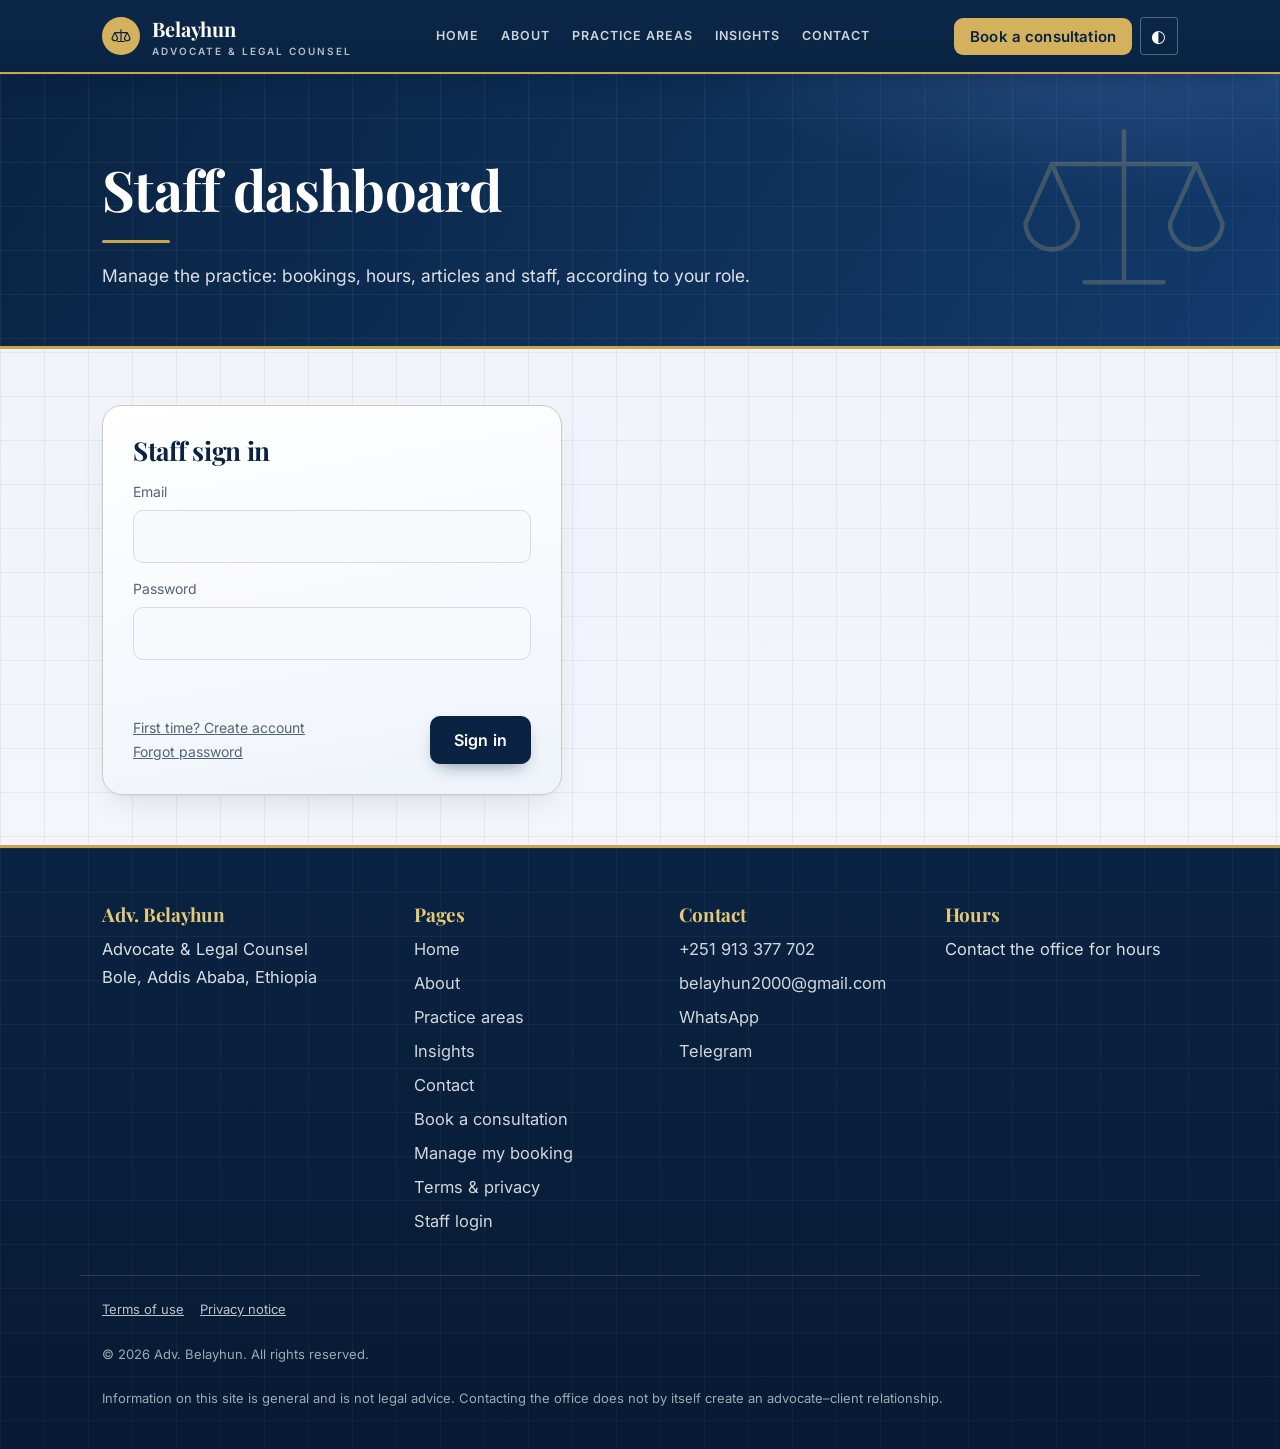
<file: admin.html>
<!DOCTYPE html><html lang="en"><head><meta charset="utf-8"><meta name="viewport" content="width=device-width, initial-scale=1, viewport-fit=cover"><link rel="preconnect" href="https://fonts.googleapis.com"><link href="https://fonts.googleapis.com/css2?family=Playfair+Display:wght@600;700&family=Inter:wght@400;500;600&family=Noto+Serif+Ethiopic:wght@500;700&family=Noto+Sans+Ethiopic:wght@400;600;700&display=swap" rel="stylesheet"><link rel="stylesheet" href="css/style.css?v=8"><link rel="icon" href="favicon.svg" type="image/svg+xml"><meta name="theme-color" content="#0e3b2e"><meta name="robots" content="noindex"><meta name="robots" content="noindex"><title>Staff dashboard | Adv. Belayhun</title><style>.sbar{display:none!important}body{padding-bottom:0!important}</style></head><body data-noi18n><div id="hdr"></div><main id="main">
<div class="page"><div class="wrap"><h1>Staff dashboard</h1><p class="sub" id="mode"></p></div></div>
<div class="wrap" style="padding-bottom:50px">
<div class="book" id="login" style="max-width:460px;display:none"><div class="step on"><h2 id="lt" style="font-size:26px;margin-bottom:14px">Staff sign in</h2><div class="fields" style="grid-template-columns:1fr"><label class="f">Email<input class="in" id="le" type="email" autocomplete="username"></label><label class="f" id="lpw">Password<input class="in" id="lp" type="password" autocomplete="current-password"></label></div><div class="err" id="lerr" role="alert"></div><div class="note ok" id="lok" role="status"></div><div class="foot"><span id="llinks" class="note"></span><button class="btn" id="lb">Sign in</button></div></div></div>
<div id="app" style="display:none"><div class="row" style="justify-content:space-between;margin-bottom:14px"><span id="who" class="note"></span><button class="btn ghost sm" id="lo">Sign out</button></div><div class="chips" id="tabs" style="margin-bottom:18px"></div>
<div id="p-bk"><div class="row" id="sm" style="margin-bottom:14px"></div><div class="row" style="margin-bottom:14px"><input class="in" id="bq" type="search" placeholder="Search name, phone, ref"><button class="btn ghost sm" id="ex">Export CSV</button><select class="in" id="bf"><option value="up">Upcoming</option><option value="pending">Pending</option><option value="all">All</option></select></div><div id="bl1"></div></div>
<div id="p-nb" hidden><p class="note">Record a phone or walk-in booking. Only free times can be chosen. The booking is confirmed straight away.</p><div class="fields" style="margin:14px 0">
<label class="f">Client name<input class="in" id="nn"></label><label class="f">Phone<input class="in" id="np" type="tel" placeholder="+251 9…"></label><label class="f">Email (optional)<input class="in" id="ne" type="email"></label>
<label class="f">Service<select class="in" id="ns" style="width:100%"></select></label><label class="f">Meeting<select class="in" id="nmd" style="width:100%"></select></label><label class="f">Lawyer<select class="in" id="nl" style="width:100%"></select></label>
<label class="f">Date<input class="in" id="nd" type="date"></label><label class="f">Time<select class="in" id="ntm" style="width:100%"><option value="">Choose a date first</option></select></label><label class="f full">Note<textarea class="in" id="nnt" rows="2" maxlength="1500"></textarea></label></div>
<div class="row"><button class="btn" id="nbk">Create booking</button><span id="nms" class="note"></span></div></div>
<div id="p-av" hidden><p class="note">Set the hours clients can book. Each day can have a morning and an afternoon range. Leave a day unticked to close it. Changes apply to new bookings straight away.</p><div class="row" id="calrow" style="margin:12px 0"><label>Calendar <select class="in" id="cal"></select></label></div><p class="note" id="calnote"></p><div id="dr"></div>
<div class="row" id="setrow" style="margin-top:16px"><label>Clients can book up to <input class="in" id="sw" type="number" min="1" max="60" style="width:80px"> days ahead</label><label>Minimum notice <input class="in" id="sn" type="number" min="0" max="168" style="width:80px"> hours</label></div><div class="row" style="margin-top:16px"><label>Slot length <select class="in" id="sl"><option value="30">30 min</option><option value="45">45 min</option><option value="60">60 min</option></select></label><button class="btn" id="sv1">Save opening hours</button><button class="btn ghost" id="cdef" hidden>Use firm default hours</button><span id="avm" class="note"></span></div></div>
<div id="p-bl" hidden><p class="note">Block a whole day, a range of days, or part of a day. Blocked times cannot be selected by clients. Existing bookings are not cancelled automatically.</p>
<div class="fields" style="margin:14px 0"><label class="f">From date<input class="in" id="b1" type="date"></label><label class="f">To date (optional)<input class="in" id="b2" type="date"></label>
<label class="f full" id="bcrow">Applies to<select class="in" id="bcal" style="width:100%"></select></label><label class="f full" style="display:flex;gap:10px;align-items:center"><input type="checkbox" id="ball" checked> Block the whole day</label>
<label class="f tt" hidden>From time<input class="in" id="t1" type="time"></label><label class="f tt" hidden>To time<input class="in" id="t2" type="time"></label>
<label class="f full">Reason (only you see it)<input class="in" id="br" placeholder="Holiday, court hearing…"></label></div><button class="btn" id="ab">Add block</button><div id="bm" class="note" style="margin-top:10px"></div>
<h2 style="font-size:26px;margin:30px 0 10px">Upcoming blocks</h2><div id="bll"></div></div><div id="p-ar" hidden><p class="note">Write articles for the Insights page. Plain text; leave a blank line between paragraphs. Until you publish one, the public page shows sample articles.</p>
<div class="fields" style="margin:14px 0"><label class="f">Category<select class="in" id="aco"><option>Family</option><option>Business</option><option>Land</option><option>Labour</option><option>Criminal</option><option>Investment</option><option>General</option></select></label><label class="f">Title<input class="in" id="ati" maxlength="150"></label>
<label class="f full">Article<textarea class="in" id="abo" rows="8" maxlength="6000"></textarea></label><label class="f full" style="display:flex;gap:10px;align-items:center"><input type="checkbox" id="apu" checked> Published</label></div>
<div class="row"><button class="btn" id="asv">Save article</button><button class="btn ghost" id="axc" hidden>Cancel edit</button><span id="ams" class="note"></span></div><h2 style="font-size:26px;margin:30px 0 10px">Your articles</h2><div id="alist"></div></div>
<div id="p-rv" hidden><p class="note">Reviews come only from clients whose consultation was marked completed. Approve a review to show it on the home page; reject or delete it to keep it private.</p><div id="rvl" style="margin-top:14px"></div></div>
<div id="p-us" hidden><p class="note">Add the people who work here. After you add someone, tell them to open this page, choose "First time? Create account" with the same email, click the confirmation link in their email, then sign in. Their role decides what they can see and do.</p>
<div class="fields" style="margin:14px 0"><label class="f">Full name<input class="in" id="ivn"></label><label class="f">Email<input class="in" id="ive" type="email"></label><label class="f">Role<select class="in" id="ivr" style="width:100%"><option>lawyer</option><option>reception</option><option>admin</option></select></label></div>
<div class="row"><button class="btn" id="ivb">Add staff member</button><span id="ivm" class="note"></span></div>
<h2 style="font-size:26px;margin:30px 0 10px">Team</h2><div id="sflist"></div><h2 style="font-size:26px;margin:30px 0 10px">Waiting to sign up</h2><div id="ivlist"></div>
<p class="note" style="margin-top:20px"><b>Roles.</b> Admin: everything, including staff, hours, articles and deleting bookings. Reception: sees all bookings, adds phone and walk-in bookings, confirms, declines, reschedules and assigns lawyers, and blocks dates. Lawyer: sees only bookings assigned to them, can confirm, decline, mark completed or no-show, and writes articles.</p></div>
</div></div></main><div id="ftr"></div><script src="js/config.js?v=8"></script><script src="js/api.js?v=8"></script><script src="js/app.js?v=8"></script>
<script>
const esc=s=>String(s==null?"":s).replace(/[&<>"']/g,c=>({"&":"&amp;","<":"&lt;",">":"&gt;",'"':"&quot;","'":"&#39;"})[c]);
const DAYS=[["Monday",1],["Tuesday",2],["Wednesday",3],["Thursday",4],["Friday",5],["Saturday",6],["Sunday",0]];
const SVN=["Initial consultation","Case review","Contract review"],MDN=[["Office","office"],["Phone call","phone"],["Video call","video"]];
const TABS=[["bk","Bookings","admin reception lawyer"],["nb","New booking","admin reception"],["av","Opening hours","admin lawyer"],["bl","Block dates & times","admin reception lawyer"],["ar","Articles","admin lawyer"],["rv","Reviews","admin"],["us","Staff","admin"]];
let BK=[],RU=[],BL=[],ST={},AR=[],AEd=null,SF=[],IV=[],RV=[],RD=[],DC=[],CAL=null,lm="in",RT=null;
const rh=new URLSearchParams(location.hash.slice(1));if(rh.get("type")==="recovery"&&rh.get("access_token"))RT=rh.get("access_token");let CONF=false;if(rh.get("type")==="signup"){CONF=true;history.replaceState(null,"",location.pathname)}
document.getElementById("mode").textContent=API.live?"Manage the practice: bookings, hours, articles and staff, according to your role.":"Demo mode: Supabase is not connected, so this data stays in this browser only and staff accounts are unavailable.";
function fail(e){if(/JWT|expired|401/i.test(e.message)){API.logout();start();return}alert(e.message)}
/* ---------- sign in ---------- */
function lmode(m){lm=m;lerr.textContent=lok.textContent="";lt.textContent={in:"Staff sign in",up:"Create your staff account",fg:"Reset password",rc:"Choose a new password"}[m];lb.textContent={in:"Sign in",up:"Create account",fg:"Send reset link",rc:"Save password"}[m];
 lpw.style.display=m==="fg"?"none":"";le.parentElement.style.display=m==="rc"?"none":"";lp.autocomplete=m==="in"?"current-password":"new-password";
 llinks.innerHTML=m==="in"?'<a href="#" data-m="up">First time? Create account</a><br><a href="#" data-m="fg">Forgot password</a>':m==="rc"?"":'<a href="#" data-m="in">Back to sign in</a>'}
llinks.onclick=e=>{const a=e.target.closest("a");if(a){e.preventDefault();lmode(a.dataset.m)}};
lb.onclick=async()=>{lerr.textContent=lok.textContent="";const em=le.value.trim(),pw=lp.value;lb.disabled=true;
 try{if(lm==="in"){await API.login(em,pw);lp.value="";start()}
 else if(lm==="up"){if(!em)throw new Error("Enter your email.");if(pw.length<8)throw new Error("Use a password of at least 8 characters.");await API.signup(em,pw);lmode("in");lp.value="";lok.textContent="Check your email and click the confirmation link, then sign in here. Your admin must have added this email first."}
 else if(lm==="fg"){if(!em)throw new Error("Enter your email.");await API.recover(em);lok.textContent="If this email has an account, a reset link was sent."}
 else{if(pw.length<8)throw new Error("Use a password of at least 8 characters.");await API.setPassword(RT,pw);history.replaceState(null,"",location.pathname);RT=null;lmode("in");lp.value="";lok.textContent="Password updated. Sign in with your new password."}}
 catch(e){lerr.textContent=e.message}lb.disabled=false};
lo.onclick=()=>{API.logout();start()};
function start(){if(RT){login.style.display="block";app.style.display="none";lmode("rc");return}
 const ok=API.authed;login.style.display=ok?"none":"block";app.style.display=ok?"block":"none";if(ok){who.textContent=API.me.name+" · "+API.me.role;buildTabs();load()}else{lmode("in");if(CONF){lok.textContent="Your email is confirmed. Sign in with your password.";CONF=false}}}
/* ---------- tabs and loading ---------- */
const myTabs=()=>TABS.filter(t=>t[2].split(" ").includes(API.me.role));
function show(t){TABS.forEach(x=>document.getElementById("p-"+x[0]).hidden=x[0]!==t);tabs.querySelectorAll("button").forEach(b=>b.setAttribute("aria-pressed",b.dataset.t===t))}
function buildTabs(){const LB={av:"My hours",bl:"My time off"};tabs.innerHTML=myTabs().map(t=>'<button class="chip2" data-t="'+t[0]+'" aria-pressed="false">'+((API.me.role==="lawyer"&&LB[t[0]])||t[1])+'</button>').join("");show(myTabs()[0][0])}
tabs.onclick=e=>{const b=e.target.closest("button");if(b)show(b.dataset.t)};
async function load(){const R=API.me.role;try{[BK,SF,RU,BL,ST,AR,IV,RV,RD,DC]=await Promise.all([API.bookings(),API.staffList(),R==="admin"||R==="lawyer"?API.rules(CALID()):[],API.blocks(),R==="admin"?API.settings():{},R!=="reception"?API.adminArticles():[],R==="admin"?API.invites():[],R==="admin"?API.adminReviews():[],R==="admin"||R==="lawyer"?API.rules(null):[],R==="admin"||R==="lawyer"?API.docs():[]])}catch(e){return fail(e)}rBk();rNb();rAv();rBl();rAr();rUs();rRv()}
const LAW=()=>SF.filter(s=>s.role==="lawyer"&&s.active),CALID=()=>API.me.role==="lawyer"?API.me.uid:CAL;
const wan=p=>{let x=String(p).replace(/\D/g,"");if(x.startsWith("0"))x="251"+x.slice(1);else if(x.length===9)x="251"+x;return x};
/* ---------- bookings ---------- */
function docsLine(b){const dd=DC.filter(x=>String(x.booking_id)===String(b.id));return dd.length?'<div class="m">Documents: '+dd.map(x=>'<button class="btn sm ghost" data-dl="'+esc(x.id)+'">'+esc(x.filename)+' ('+Math.max(1,Math.round(x.size/1024))+' KB)</button>').join(" ")+'</div>':""}
async function dlDoc(id){if(!confirm("This file was uploaded by a client. Open it only on a computer with up-to-date security software. Download it?"))return;const f=await API.docData(id);if(!f)throw new Error("Document not found.");const bin=atob(f.data),u=new Uint8Array(bin.length);for(let i=0;i<bin.length;i++)u[i]=bin.charCodeAt(i);const a=document.createElement("a");a.href=URL.createObjectURL(new Blob([u],{type:f.mime}));a.download=f.filename;a.click();setTimeout(()=>URL.revokeObjectURL(a.href),4000)}
function card(b){const R=API.me.role,mgr=R!=="lawyer",id=esc(b.id),s=b.status,act=s==="pending"||s==="confirmed",
 B=(a,t,p)=>'<button class="btn sm'+(p?"":" ghost")+'" data-i="'+id+'" data-a="'+a+'">'+t+'</button>',L=LAW();let x="";
 if(mgr&&L.length)x+='<select class="in as" data-i="'+id+'" aria-label="Assign lawyer"><option value="">Unassigned</option>'+L.map(l=>'<option value="'+esc(l.user_id)+'"'+(l.user_id===b.lawyerId?" selected":"")+'>'+esc(l.full_name)+'</option>').join("")+'</select>';
 if(s==="pending")x+=B("confirmed","Confirm",1);if(s==="confirmed")x+=B("completed","Mark completed",1)+B("no_show","No-show");
 if(act)x+=B("cancelled","Decline / cancel");if(mgr&&(s==="cancelled"))x+=B("pending","Restore");
 if(mgr&&act)x+='<button class="btn sm ghost" data-rs="'+id+'">Reschedule</button>';if(R==="admin")x+='<button class="btn sm ghost" data-del="'+id+'">Delete</button>';
 const m="Hello "+b.name+", this is the office of "+CFG.name+" about your consultation on "+b.date+" at "+b.time+" (ref "+b.ref+").";
 return'<div class="bkc" data-id="'+id+'"><div class="row"><b>'+esc(b.name)+'</b><span class="stt '+esc(s)+'">'+esc(String(s).replace("_","-"))+'</span><span class="note">'+esc(b.ref)+(b.source==="reception"?" · reception":"")+'</span></div><div>'+esc(b.date)+' · '+esc(b.time)+' · '+esc(b.service)+' · '+esc(b.mode)+'</div>'+(b.lawyer?'<div class="m">Lawyer: '+esc(b.lawyer)+'</div>':"")+
 '<div><a href="tel:'+esc(String(b.phone).replace(/\s/g,""))+'">'+esc(b.phone)+'</a>'+(b.email?' · '+esc(b.email):"")+'</div>'+(b.note?'<div class="m">'+esc(b.note)+'</div>':"")+
 docsLine(b)+'<div class="row" style="margin-top:10px">'+x+'<a class="btn sm ghost" target="_blank" rel="noopener" href="https://wa.me/'+wan(b.phone)+'?text='+encodeURIComponent(m)+'">WhatsApp</a></div></div>'}
function rBk(){const t=API.today(),w=API.addDays(t,7),f=bf.value,q=bq.value.trim().toLowerCase(),act=BK.filter(b=>b.status!=="cancelled"&&b.status!=="no_show");
 sm.innerHTML='<span class="stt">Pending: <b>'+BK.filter(b=>b.status==="pending"&&b.date>=t).length+'</b></span><span class="stt">Today: <b>'+act.filter(b=>b.date===t).length+'</b></span><span class="stt">Next 7 days: <b>'+act.filter(b=>b.date>=t&&b.date<=w).length+'</b></span>';
 const l=BK.filter(b=>(f==="all"||(f==="pending"?b.status==="pending":b.date>=t&&b.status!=="cancelled"))&&(!q||(b.name+b.phone+b.ref).toLowerCase().includes(q)));
 const dh=x=>x===t?"Today":new Date(x+"T12:00:00").toLocaleDateString("en-GB",{weekday:"long",day:"numeric",month:"long",year:"numeric"});let last="";
 bl1.innerHTML=l.length?l.map(b=>{let h="";if(b.date!==last){last=b.date;h='<h3 class="dh">'+esc(dh(b.date))+'</h3>'}return h+card(b)}).join(""):'<p class="note">No bookings to show.</p>'}
bf.onchange=rBk;bq.oninput=rBk;
ex.onclick=()=>{const c=v=>{v=String(v==null?"":v);if(/^[=+\-@\t\r]/.test(v))v="'"+v;return'"'+v.replace(/"/g,'""')+'"'},rows=[["Ref","Date","Time","Name","Phone","Email","Service","Meeting","Lawyer","Status","Note"],...BK.map(b=>[b.ref,b.date,b.time,b.name,b.phone,b.email,b.service,b.mode,b.lawyer,b.status,b.note])],a=document.createElement("a");a.href=URL.createObjectURL(new Blob(["\ufeff"+rows.map(r=>r.map(c).join(",")).join("\r\n")],{type:"text/csv"}));a.download="bookings-"+API.today()+".csv";a.click()};
bl1.onclick=async e=>{const b=e.target.closest("button");if(!b)return;try{
 if(b.dataset.dl){await dlDoc(b.dataset.dl)}
 else if(b.dataset.a){if(b.dataset.a==="cancelled"&&!confirm("Decline or cancel this booking? The time becomes free again."))return;await API.setStatus(b.dataset.i,b.dataset.a);await load()}
 else if(b.dataset.del){if(!confirm("Delete this booking permanently?"))return;await API.delBooking(b.dataset.del);await load()}
 else if(b.dataset.rs){const c=b.closest(".bkc"),o=c.querySelector(".rsrow");if(o){o.remove();return}c.insertAdjacentHTML("beforeend",'<div class="row rsrow" style="margin-top:10px"><input class="in rd" type="date" min="'+API.today()+'"><select class="in rt"><option value="">Choose a date</option></select><button class="btn sm rsave" data-id="'+esc(b.dataset.rs)+'">Save new time</button></div>')}
 else if(b.classList.contains("rsave")){const r=b.closest(".rsrow"),d=r.querySelector(".rd").value,t=r.querySelector(".rt").value;if(!d||!t){alert("Choose a date and a free time.");return}await API.reschedule(b.dataset.id,d,t);await load()}}catch(x){fail(/duplicate|unique/i.test(x.message)?new Error("That time is already booked."):x)}};
bl1.onchange=async e=>{const t=e.target;try{if(t.classList.contains("as")){await API.assign(t.dataset.i,t.value||null);await load()}
 else if(t.classList.contains("rd")){const s=t.parentElement.querySelector(".rt");s.innerHTML="<option>Loading…</option>";const bk=BK.find(x=>String(x.id)===t.closest(".bkc").dataset.id),r=(await API.slots(t.value,bk&&bk.lawyerId||null)).filter(x=>x.available);s.innerHTML=r.length?r.map(x=>'<option>'+x.slot+'</option>').join(""):"<option value=''>No free times</option>"}}catch(x){fail(x)}};
/* ---------- new booking (reception / admin) ---------- */
function rNb(){ns.innerHTML=SVN.map((s,i)=>'<option value="'+i+'">'+s+'</option>').join("");nmd.innerHTML=MDN.map(m=>'<option value="'+m[1]+'">'+m[0]+'</option>').join("");
 nl.innerHTML='<option value="">'+(LAW().length?"Any available lawyer":"No lawyers yet")+'</option>'+LAW().map(l=>'<option value="'+esc(l.user_id)+'">'+esc(l.full_name)+'</option>').join("");nd.min=API.today()}
nd.onchange=async()=>{ntm.innerHTML="<option>Loading…</option>";try{const r=(await API.slots(nd.value,nl.value||null)).filter(x=>x.available);ntm.innerHTML=r.length?r.map(x=>'<option>'+x.slot+'</option>').join(""):'<option value="">No free times that day</option>'}catch(e){fail(e)}};
nl.onchange=()=>{if(nd.value)nd.onchange()};
nbk.onclick=async()=>{nms.className="note";const n=nn.value.trim(),p=np.value.trim();
 if(n.length<2||!/^\+?[0-9 -]{9,15}$/.test(p)||!nd.value||!ntm.value){nms.textContent="Enter the client's name, a valid phone, a date and a free time.";nms.className="bad";return}
 nbk.disabled=true;try{const r=await API.staffBook({svc:+ns.value,mode:nmd.value,date:nd.value,time:ntm.value,name:n,phone:p,email:ne.value.trim(),note:nnt.value.trim(),lawyer:nl.value});
 nms.textContent="Booking created: "+((r&&r[0]&&r[0].ref)||"");nms.className="ok";nn.value=np.value=ne.value=nnt.value="";ntm.innerHTML="<option value=''>Choose a date first</option>";nd.value="";await load()}
 catch(e){nms.textContent=/duplicate|unique/i.test(e.message)?"That time is already booked.":e.message;nms.className="bad"}nbk.disabled=false};
/* ---------- staff (admin) ---------- */
function rUs(){const me=API.me.uid;sflist.innerHTML=SF.length?SF.map(s=>{const self=s.user_id===me,u=esc(s.user_id);return'<div class="bkc"><div class="row"><b>'+esc(s.full_name)+'</b><span class="note">'+esc(s.email||"")+'</span>'+(self?'<span class="stt">you</span>':"")+(s.active?"":'<span class="stt cancelled">inactive</span>')+'</div><div class="row" style="margin-top:10px"><select class="in" data-u="'+u+'" data-f="role" '+(self?"disabled":"")+'>'+["admin","lawyer","reception"].map(r=>'<option'+(r===s.role?" selected":"")+'>'+r+'</option>').join("")+'</select><label><input type="checkbox" data-u="'+u+'" data-f="active" '+(s.active?"checked":"")+(self?" disabled":"")+'> Active</label><button class="btn sm ghost" data-u="'+u+'" data-n="1">Rename</button>'+(s.role==="lawyer"?'<button class="btn sm ghost" data-u="'+u+'" data-pf="1">Profile</button>':"")+(self?"":'<button class="btn sm ghost" data-u="'+u+'" data-x="1">Remove</button>')+'</div></div>'}).join(""):'<p class="note">No staff yet.</p>';
 ivlist.innerHTML=IV.length?IV.map(v=>'<div class="bkc row" style="justify-content:space-between"><div><b>'+esc(v.full_name)+'</b> · '+esc(v.role)+'<div class="m">'+esc(v.email)+'</div></div><button class="btn sm ghost" data-e="'+esc(v.email)+'">Cancel invite</button></div>').join(""):'<p class="note">Nobody is waiting.</p>'}
sflist.onchange=async e=>{const t=e.target;if(!t.dataset.u)return;try{await API.updateStaff(t.dataset.u,{[t.dataset.f]:t.dataset.f==="active"?t.checked:t.value});await load()}catch(x){fail(x);load()}};
sflist.onclick=async e=>{const b=e.target.closest("button");if(!b)return;const s=SF.find(x=>x.user_id===b.dataset.u);if(!s)return;try{
 if(b.dataset.n){const n=prompt("Full name",s.full_name);if(n&&n.trim().length>=2){await API.updateStaff(s.user_id,{full_name:n.trim()});await load()}}
 else if(b.dataset.pf){const t=prompt("Professional title (shown on the About page)",s.title||"");if(t===null)return;const bio=prompt("Short biography, up to 600 characters",s.bio||"");if(bio===null)return;await API.updateStaff(s.user_id,{title:t.trim()||null,bio:bio.trim()||null});await load()}
 else if(b.dataset.x&&confirm("Remove "+s.full_name+" from the staff? They lose all access. Their login can be deleted in the Supabase dashboard.")){await API.delStaff(s.user_id);await load()}}catch(x){fail(x)}};
ivlist.onclick=async e=>{const b=e.target.closest("button[data-e]");if(!b)return;try{await API.delInvite(b.dataset.e);await load()}catch(x){fail(x)}};
ivb.onclick=async()=>{ivm.className="note";const n=ivn.value.trim(),m=ive.value.trim().toLowerCase();if(n.length<2||!/^\S+@\S+\.\S+$/.test(m)){ivm.textContent="Enter a name and a valid email.";ivm.className="bad";return}
 try{await API.invite({email:m,full_name:n,role:ivr.value});ivn.value=ive.value="";await load();ivm.textContent="Added. Ask them to create their account with this email.";ivm.className="ok"}catch(e){ivm.textContent=/duplicate|unique/i.test(e.message)?"This email is already invited.":e.message;ivm.className="bad"}};
/* ---------- reviews (admin) ---------- */
function rRv(){rvl.innerHTML=RV.length?RV.map(v=>'<div class="bkc"><div class="row"><span class="rating">'+"★".repeat(v.rating)+"☆".repeat(5-v.rating)+'</span><b>'+esc(v.name)+'</b><span class="stt '+(v.status==="approved"?"confirmed":v.status==="rejected"?"cancelled":"")+'">'+esc(v.status)+'</span></div><p style="margin:8px 0">'+esc(v.body)+'</p><div class="row">'+(v.status!=="approved"?'<button class="btn sm" data-i="'+esc(v.id)+'" data-s="approved">Approve</button>':"")+(v.status!=="rejected"?'<button class="btn sm ghost" data-i="'+esc(v.id)+'" data-s="rejected">Reject</button>':"")+'<button class="btn sm ghost" data-i="'+esc(v.id)+'" data-d="1">Delete</button></div></div>').join(""):'<p class="note">No reviews yet.</p>'}
rvl.onclick=async e=>{const b=e.target.closest("button");if(!b)return;try{if(b.dataset.s)await API.setReview(b.dataset.i,b.dataset.s);else if(confirm("Delete this review?"))await API.delReview(b.dataset.i);await load()}catch(x){fail(x)}};
/* ---------- hours, blocks, articles ---------- */
function rAv(){const adm=API.me.role==="admin",cid=CALID();
 calrow.style.display=adm&&LAW().length?"":"none";setrow.style.display=adm?"":"none";
 if(adm)cal.innerHTML='<option value="">Firm default</option>'+LAW().map(l=>'<option value="'+esc(l.user_id)+'"'+(l.user_id===CAL?" selected":"")+'>'+esc(l.full_name)+'</option>').join("");
 const own=RU.length>0,src=own||!cid?RU:RD;
 calnote.textContent=cid?(own?"These are the lawyer's own hours.":"No own hours yet, so the firm default applies. Save to set a separate schedule."):(LAW().length?"The firm default applies to every lawyer who has not set their own hours.":"");
 cdef.hidden=!(cid&&own);sw.value=ST.window_days||14;sn.value=ST.notice_hours==null?2:ST.notice_hours;
 const by={};src.forEach(r=>(by[r.weekday]=by[r.weekday]||[]).push(r));sl.value=String((src[0]&&src[0].slot_min)||60);
 dr.innerHTML=DAYS.map(d=>{const r=by[d[1]]||[],a=r[0]||{start_time:"09:00",end_time:"12:00"},b=r[1]||{start_time:"",end_time:""};return'<div class="dr" data-w="'+d[1]+'"><label><input type="checkbox" class="on" '+(r.length?"checked":"")+'> '+d[0]+'</label><div class="row"><input class="in" type="time" value="'+a.start_time+'"> to <input class="in" type="time" value="'+a.end_time+'"> &nbsp; and &nbsp; <input class="in" type="time" value="'+b.start_time+'"> to <input class="in" type="time" value="'+b.end_time+'"></div></div>'}).join("")}
sv1.onclick=async()=>{const adm=API.me.role==="admin",cid=CALID(),out=[];let bad=false;dr.querySelectorAll(".dr").forEach(d=>{if(!d.querySelector(".on").checked)return;const t=[...d.querySelectorAll("input[type=time]")].map(i=>i.value);for(const k of [0,2]){if(t[k]&&t[k+1]){if(t[k]>=t[k+1])bad=true;out.push({weekday:+d.dataset.w,start_time:t[k],end_time:t[k+1],slot_min:+sl.value})}}});
 if(bad){avm.textContent="End time must be after start time.";avm.className="bad";return}
 if(cid&&!out.length){avm.textContent="Tick at least one day, or choose Use firm default hours.";avm.className="bad";return}
 let w_,n_;if(adm){w_=+sw.value;n_=+sn.value;if(!(w_>=1&&w_<=60&&n_>=0&&n_<=168)){avm.textContent="Booking window must be 1–60 days and notice 0–168 hours.";avm.className="bad";return}}
 try{await API.saveRules(out,cid);if(adm)await API.saveSettings({window_days:w_,notice_hours:n_});avm.textContent="Saved. New bookings follow these hours.";avm.className="ok";await load()}catch(e){fail(e)}};
cal.onchange=async()=>{CAL=cal.value||null;try{RU=await API.rules(CAL);rAv()}catch(e){fail(e)}};
cdef.onclick=async()=>{if(!confirm("Remove this lawyer's own hours and use the firm default?"))return;try{await API.saveRules([],CALID());await load()}catch(e){fail(e)}};
ball.onchange=()=>document.querySelectorAll(".tt").forEach(x=>x.hidden=ball.checked);
function rBl(){const t=API.today(),R=API.me.role,me=API.me.uid,l=BL.filter(b=>b.date>=t);
 bcrow.style.display=R==="lawyer"||!LAW().length?"none":"";bcal.innerHTML='<option value="">All lawyers (firm-wide)</option>'+LAW().map(x=>'<option value="'+esc(x.user_id)+'">'+esc(x.full_name)+'</option>').join("");
 const nm=id=>id?esc((SF.find(s=>s.user_id===id)||{}).full_name||"Lawyer"):"Firm-wide";
 bll.innerHTML=l.length?l.map(b=>'<div class="bkc row" style="justify-content:space-between"><div><b>'+esc(b.date)+'</b> · '+(b.start_time?esc(b.start_time)+'–'+esc(b.end_time):"whole day")+' · '+nm(b.lawyer_id)+(b.reason?'<div class="m">'+esc(b.reason)+'</div>':"")+'</div>'+((R!=="lawyer"||b.lawyer_id===me)?'<button class="btn sm ghost" data-id="'+esc(b.id)+'">Remove</button>':"")+'</div>').join(""):'<p class="note">No upcoming blocks.</p>'}
bll.onclick=async e=>{const b=e.target.closest("button[data-id]");if(!b)return;try{await API.delBlock(isNaN(b.dataset.id)?b.dataset.id:+b.dataset.id);await load()}catch(x){fail(x)}};
ab.onclick=async()=>{bm.className="note";if(!b1.value){bm.textContent="Choose a date.";return}const end=b2.value||b1.value;if(end<b1.value){bm.textContent="The end date is before the start date.";return}
 if(!ball.checked&&(!t1.value||!t2.value||t1.value>=t2.value)){bm.textContent="Enter a valid time range.";return}
 const lid=API.me.role==="lawyer"?API.me.uid:(bcal.value||null),rows=[];for(let d=b1.value,n=0;d<=end&&n<90;d=API.addDays(d,1),n++)rows.push({date:d,start_time:ball.checked?null:t1.value,end_time:ball.checked?null:t2.value,reason:br.value.trim()||null,...(lid?{lawyer_id:lid}:{})});
 const clash=BK.filter(k=>k.status!=="cancelled"&&(!lid||k.lawyerId===lid)&&rows.some(r=>r.date===k.date&&(!r.start_time||(k.time>=r.start_time&&k.time<r.end_time)))).length;
 try{await API.addBlocks(rows);b1.value=b2.value=br.value="";await load();bm.innerHTML=esc(rows.length+" day(s) blocked.")+(clash?' <span class="bad">'+clash+" existing booking(s) fall in this period. Review them under Bookings.</span>":"");bm.className="ok"}catch(e){fail(e)}};
function rAr(){alist.innerHTML=AR.length?AR.map(a=>'<div class="bkc"><div class="row"><b>'+esc(a.title)+'</b><span class="stt">'+esc(a.category)+'</span><span class="stt '+(a.published?"confirmed":"")+'">'+(a.published?"published":"hidden")+'</span></div><div class="row" style="margin-top:10px"><button class="btn sm ghost" data-e="'+esc(a.id)+'">Edit</button><button class="btn sm ghost" data-p="'+esc(a.id)+'">'+(a.published?"Hide":"Publish")+'</button><button class="btn sm ghost" data-d="'+esc(a.id)+'">Delete</button></div></div>').join(""):'<p class="note">No articles yet.</p>'}
alist.onclick=async e=>{const b=e.target.closest("button");if(!b)return;const id=b.dataset.e||b.dataset.p||b.dataset.d,a=AR.find(x=>String(x.id)===id);if(!a)return;
 try{if(b.dataset.e){AEd=a;aco.value=a.category;ati.value=a.title;abo.value=a.body;apu.checked=a.published;axc.hidden=false;asv.textContent="Update article";window.scrollTo({top:0,behavior:"smooth"})}
 else if(b.dataset.p){await API.saveArticle({id:a.id,published:!a.published});await load()}else if(confirm("Delete this article?")){await API.delArticle(a.id);await load()}}catch(x){fail(x)}};
function clr(){AEd=null;ati.value=abo.value="";axc.hidden=true;asv.textContent="Save article"}
asv.onclick=async()=>{ams.className="note";if(ati.value.trim().length<3||abo.value.trim().length<20){ams.textContent="Add a title and a few sentences.";return}
 try{await API.saveArticle({id:AEd&&AEd.id,category:aco.value,title:ati.value.trim(),body:abo.value.trim(),published:apu.checked});clr();await load();ams.textContent="Saved.";ams.className="ok"}catch(e){fail(e)}};
axc.onclick=clr;
start();
</script></body></html>
</file>
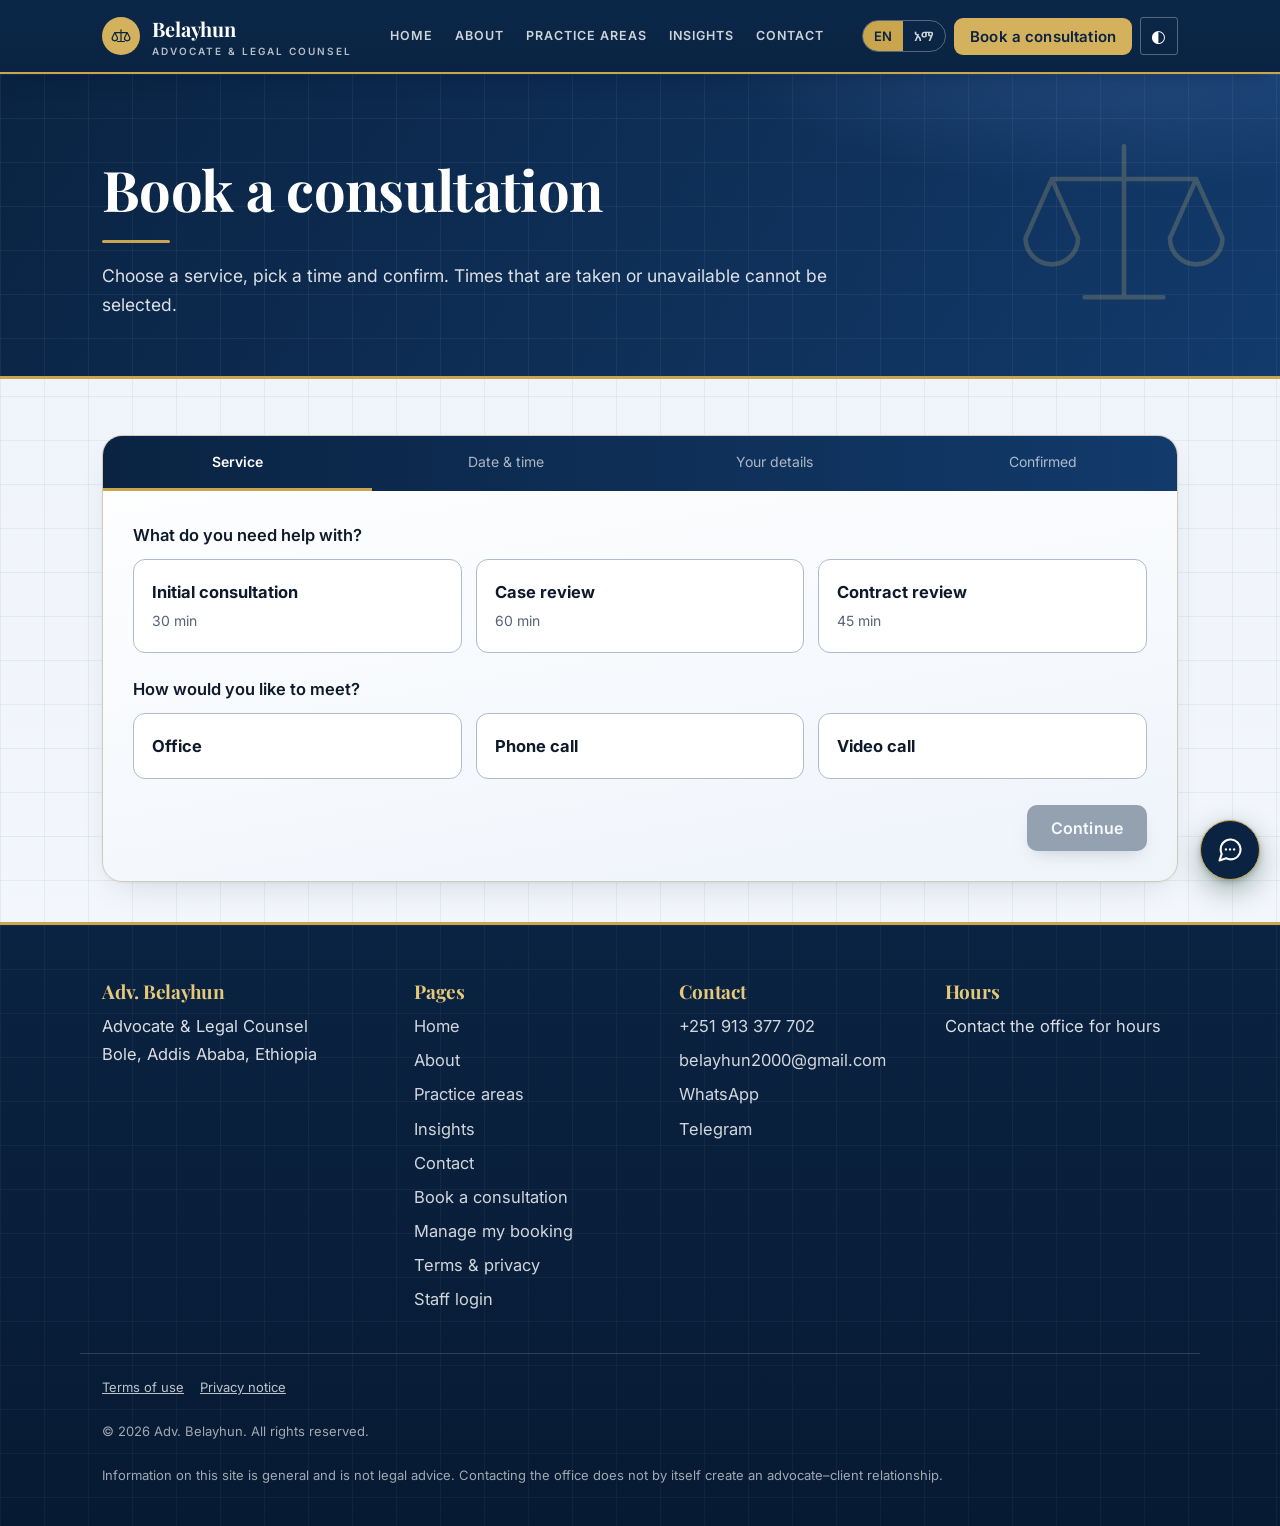
<file: book.html>
<!DOCTYPE html><html lang="en"><head><meta charset="utf-8"><meta name="viewport" content="width=device-width, initial-scale=1, viewport-fit=cover"><link rel="preconnect" href="https://fonts.googleapis.com"><link href="https://fonts.googleapis.com/css2?family=Playfair+Display:wght@600;700&family=Inter:wght@400;500;600&family=Noto+Serif+Ethiopic:wght@500;700&family=Noto+Sans+Ethiopic:wght@400;600;700&display=swap" rel="stylesheet"><link rel="stylesheet" href="css/style.css?v=8"><link rel="icon" href="favicon.svg" type="image/svg+xml"><meta name="theme-color" content="#0e3b2e"><title>Book a consultation | Adv. Belayhun</title><meta name="description" content="Book a consultation with Adv. Belayhun online. Choose a service, date and time."></head><body><div id="hdr"></div><main id="main">
<div class="page"><div class="wrap"><h1>Book a consultation</h1><p class="sub">Choose a service, pick a time and confirm. Times that are taken or unavailable cannot be selected.</p></div></div>
<div class="wrap" style="padding-bottom:40px"><div class="book"><div class="prog" id="prog"><span class="on">Service</span><span>Date &amp; time</span><span>Your details</span><span>Confirmed</span></div>
<div class="step on" data-s="0"><span class="lbl">What do you need help with?</span><div class="opts" id="sv"></div><span class="lbl">How would you like to meet?</span><div class="opts" id="md"></div><div id="lwrow" hidden><span class="lbl">Preferred lawyer</span><select class="in" id="lw" style="width:100%;max-width:420px"><option value="">Any available lawyer</option></select></div><div class="foot"><span></span><button class="btn" id="n0" disabled>Continue</button></div></div>
<div class="step" data-s="1"><div class="err" id="aerr"></div><span class="lbl">Choose a day</span><div class="days" id="days"></div><span class="lbl">Choose a time (Addis Ababa time)</span><div class="slots" id="slots"></div><div class="foot"><button class="btn ghost" data-back>Back</button><button class="btn" id="n1" disabled>Continue</button></div></div>
<div class="step" data-s="2"><div class="fields"><label class="f">Full name<input id="fn" autocomplete="name"></label><label class="f">Phone<input id="ph" type="tel" placeholder="+251 9…" autocomplete="tel"></label><label class="f full">Email (optional)<input id="em" type="email" autocomplete="email"></label><label class="f full">Briefly describe your matter<textarea id="nt" rows="4" maxlength="1500"></textarea></label></div>
<input id="hp" tabindex="-1" autocomplete="off" aria-hidden="true" style="position:absolute;left:-9999px"><label style="display:flex;gap:10px;margin-top:16px;align-items:flex-start;font-size:15px"><input type="checkbox" id="ag" style="margin-top:5px"><span>I agree to the <a href="terms.html#terms" target="_blank">Terms of use</a> and <a href="terms.html#privacy" target="_blank">Privacy notice</a>.</span></label><div class="err" id="err" role="alert"></div><div class="foot"><button class="btn ghost" data-back>Back</button><button class="btn" id="n2">Confirm booking</button></div></div>
<div class="step" data-s="3"><p style="margin:0;color:var(--ok);font-weight:600" id="msg"></p><div class="ref" id="ref_"></div><div class="sum" id="sum"></div><div class="sum" id="docbox" style="display:block"><b>Documents (optional)</b><p class="note">Attach contracts, notices or court papers: PDF, JPG, PNG or DOCX, up to 2 MB each, maximum 5. Only the advocate handling your matter can open them.</p><input type="file" id="docf" multiple accept=".pdf,.jpg,.jpeg,.png,.docx"> <button class="btn sm" id="docu" type="button">Upload</button><div id="docl" class="note" style="margin-top:8px"></div></div><p class="note">Need to cancel? Use <a href="manage.html">Manage my booking</a> with your reference and phone number.</p><div class="cta"><a class="btn" id="wa" target="_blank" rel="noopener">Send via WhatsApp</a><a class="btn ghost" id="ml">Send by email</a><a class="btn ghost" id="ics" download="consultation.ics">Add to calendar</a><button class="btn ghost" id="again">Book another</button></div></div>
</div></div></main><div id="ftr"></div><script src="js/config.js?v=8"></script><script src="js/api.js?v=8"></script><script src="js/app.js?v=8"></script>
<script>
const esc=s=>String(s==null?"":s).replace(/[&<>"']/g,c=>({"&":"&amp;","<":"&lt;",">":"&gt;",'"':"&quot;","'":"&#39;"})[c]),LID=()=>lw.value||null;let DOC={};
const SV=[["Initial consultation",30],["Case review",60],["Contract review",45]],MD=[["Office","office"],["Phone call","phone"],["Video call","video"]];
let st={s:null,m:null,d:null,t:null},OPEN=new Set();
const key=d=>d.toLocaleDateString("en-CA"),fmt=(d,o)=>d.toLocaleDateString(lang==="am"?"am-ET":"en-GB",o);
function opts(){sv.innerHTML=SV.map((s,k)=>'<button class="opt" aria-pressed="'+(st.s===k)+'" data-k="'+k+'"><b>'+s[0]+'</b><span>'+s[1]+' min</span></button>').join("");md.innerHTML=MD.map((s,k)=>'<button class="opt" aria-pressed="'+(st.m===k)+'" data-k="'+k+'"><b>'+s[0]+'</b></button>').join("");
 sv.querySelectorAll(".opt").forEach(b=>b.onclick=()=>{st.s=+b.dataset.k;opts()});md.querySelectorAll(".opt").forEach(b=>b.onclick=()=>{st.m=+b.dataset.k;opts()});n0.disabled=st.s===null||st.m===null}
let W=14;const days=()=>[...Array(W)].map((_,i)=>new Date(API.addDays(API.today(),i)+"T12:00:00"));
function renderDays(){document.getElementById("days").innerHTML=days().map(d=>'<button class="day" '+(OPEN.has(key(d))?"":"disabled")+' aria-pressed="'+(st.d===key(d))+'" data-d="'+key(d)+'"><small>'+fmt(d,{weekday:"short"})+'</small><b>'+d.getDate()+'</b><small>'+fmt(d,{month:"short"})+'</small></button>').join("");
 document.querySelectorAll(".day").forEach(b=>b.onclick=()=>{st.d=b.dataset.d;st.t=null;renderDays();renderSlots()})}
async function renderSlots(){const box=document.getElementById("slots");n1.disabled=true;if(!st.d){box.innerHTML='<span style="color:var(--mut)">Select a day first.</span>';return}
 box.innerHTML='<span style="color:var(--mut)">Loading…</span>';let r;try{r=await API.slots(st.d,LID())}catch(e){box.innerHTML='<span class="bad">Could not load times. Please call or WhatsApp the office.</span>';return}
 if(!r.length){box.innerHTML='<span style="color:var(--mut)">No times on this day.</span>';return}
 box.innerHTML=r.map(s=>'<button class="slot" '+(s.available?"":"disabled")+' aria-pressed="'+(st.t===s.slot)+'" data-t="'+s.slot+'">'+s.slot+'</button>').join("");
 box.querySelectorAll(".slot").forEach(b=>b.onclick=()=>{st.t=b.dataset.t;renderSlots()});n1.disabled=!st.t}
async function loadOpen(){try{W=(await API.settings()).window_days;OPEN=new Set(await API.openDays(API.today(),W,LID()));aerr.textContent=""}catch(e){OPEN=new Set();aerr.textContent="Could not load availability. Please call or WhatsApp the office."}renderDays()}
function go(n){document.querySelectorAll(".step").forEach(s=>s.classList.toggle("on",+s.dataset.s===n));document.querySelectorAll("#prog span").forEach((p,i)=>{p.classList.toggle("on",i===n);p.classList.toggle("done",i<n)});document.getElementById("prog").scrollIntoView({behavior:"smooth"})}
n0.onclick=()=>{go(1);loadOpen();renderSlots()};n1.onclick=()=>go(2);document.querySelectorAll("[data-back]").forEach(b=>b.onclick=()=>go(+b.closest(".step").dataset.s-1));
n2.onclick=async()=>{const n=fn.value.trim(),p=ph.value.trim(),e=em.value.trim();
 if(n.length<2)return err.textContent="Enter your full name.";if(!/^\+?[0-9 -]{9,15}$/.test(p))return err.textContent="Enter a valid phone number, for example +251 9XX XXX XXX.";if(e&&!/^\S+@\S+\.\S+$/.test(e))return err.textContent="Check your email address.";
 if(hp.value)return err.textContent="Something went wrong. Please call the office.";if(!ag.checked)return err.textContent="Please agree to the Terms of use and Privacy notice to continue.";
 err.textContent="";n2.disabled=true;let ref;
 try{ref=await API.book({lawyer:LID(),svc:st.s,svcName:SV[st.s][0],mode:MD[st.m][1],date:st.d,time:st.t,name:n,phone:p,email:e,note:nt.value.trim()})}
 catch(x){n2.disabled=false;err.textContent=x.message;if(/taken|available/.test(x.message)){st.t=null;go(1);loadOpen();renderSlots()}return}
 n2.disabled=false;const d=fmt(new Date(st.d+"T12:00:00"),{weekday:"long",day:"numeric",month:"long",year:"numeric"});
 ref_.textContent=ref;msg.textContent=API.live?"Your booking is received. We will confirm it within 24 hours.":"Demo mode: your request is saved in this browser. Send it to the office to confirm.";
 sum.innerHTML=[["Service",SV[st.s][0]+" ("+SV[st.s][1]+" min)"],["Meeting",MD[st.m][0]],["When",d+", "+st.t],["Name",n],["Phone",p]].map(r=>"<div><span>"+r[0]+"</span><b></b></div>").join("");
 sum.querySelectorAll("b").forEach((b,i)=>b.textContent=[T(SV[st.s][0])+" ("+SV[st.s][1]+" "+T("min")+")",T(MD[st.m][0]),d+", "+st.t,n,p][i]);
 const m="Booking "+ref+"\n"+SV[st.s][0]+", "+MD[st.m][0]+"\n"+d+" at "+st.t+"\nName: "+n+"\nPhone: "+p+(e?"\nEmail: "+e:"")+"\nMatter: "+(nt.value.trim()||"-");
 wa.href="https://wa.me/"+CFG.wa+"?text="+encodeURIComponent(m);ml.href="mailto:"+CFG.email+"?subject="+encodeURIComponent("Booking "+ref)+"&body="+encodeURIComponent(m);
 const dt=st.d.replace(/-/g,"")+"T"+st.t.replace(":","")+"00",ic=["BEGIN:VCALENDAR","VERSION:2.0","PRODID:-//Lawyer//EN","BEGIN:VEVENT","UID:"+ref+"@lawyer-site","DTSTAMP:"+new Date().toISOString().replace(/[-:]|\.\d+/g,""),"DTSTART;TZID=Africa/Addis_Ababa:"+dt,"DURATION:PT"+SV[st.s][1]+"M","SUMMARY:Consultation with "+CFG.name+" ("+ref+")","LOCATION:"+(MD[st.m][1]==="office"?CFG.address:MD[st.m][0]),"END:VEVENT","END:VCALENDAR"].join("\r\n");
 ics.href="data:text/calendar;charset=utf-8,"+encodeURIComponent(ic);DOC={ref,phone:p};docl.innerHTML="";go(3)};
docu.onclick=async()=>{const fs=[...docf.files];if(!fs.length){docl.innerHTML='<span class="bad">Choose one or more files first.</span>';return}docu.disabled=true;docl.innerHTML="";
 for(const f of fs){try{const r=await API.readFile(f);await API.uploadDoc(DOC.ref,DOC.phone,r);docl.insertAdjacentHTML("beforeend","<div class='ok'><span>Uploaded</span>: "+esc(f.name)+"</div>")}catch(e){docl.insertAdjacentHTML("beforeend","<div class='bad'>"+esc(e.message)+"</div>")}}docf.value="";docu.disabled=false};
API.lawyers().then(l=>{if(l.length>1){lwrow.hidden=false;lw.innerHTML+=l.map(x=>'<option value="'+esc(x.id)+'">'+esc(x.name)+(x.title?" — "+esc(x.title):"")+'</option>').join("")}});
again.onclick=()=>{st={s:null,m:null,d:null,t:null};[fn,ph,em,nt].forEach(i=>i.value="");ag.checked=false;opts();go(0)};
{const q=new URLSearchParams(location.search).get("svc");if(q!==null&&SV[+q])st.s=+q}
opts();
</script></body></html>
</file>
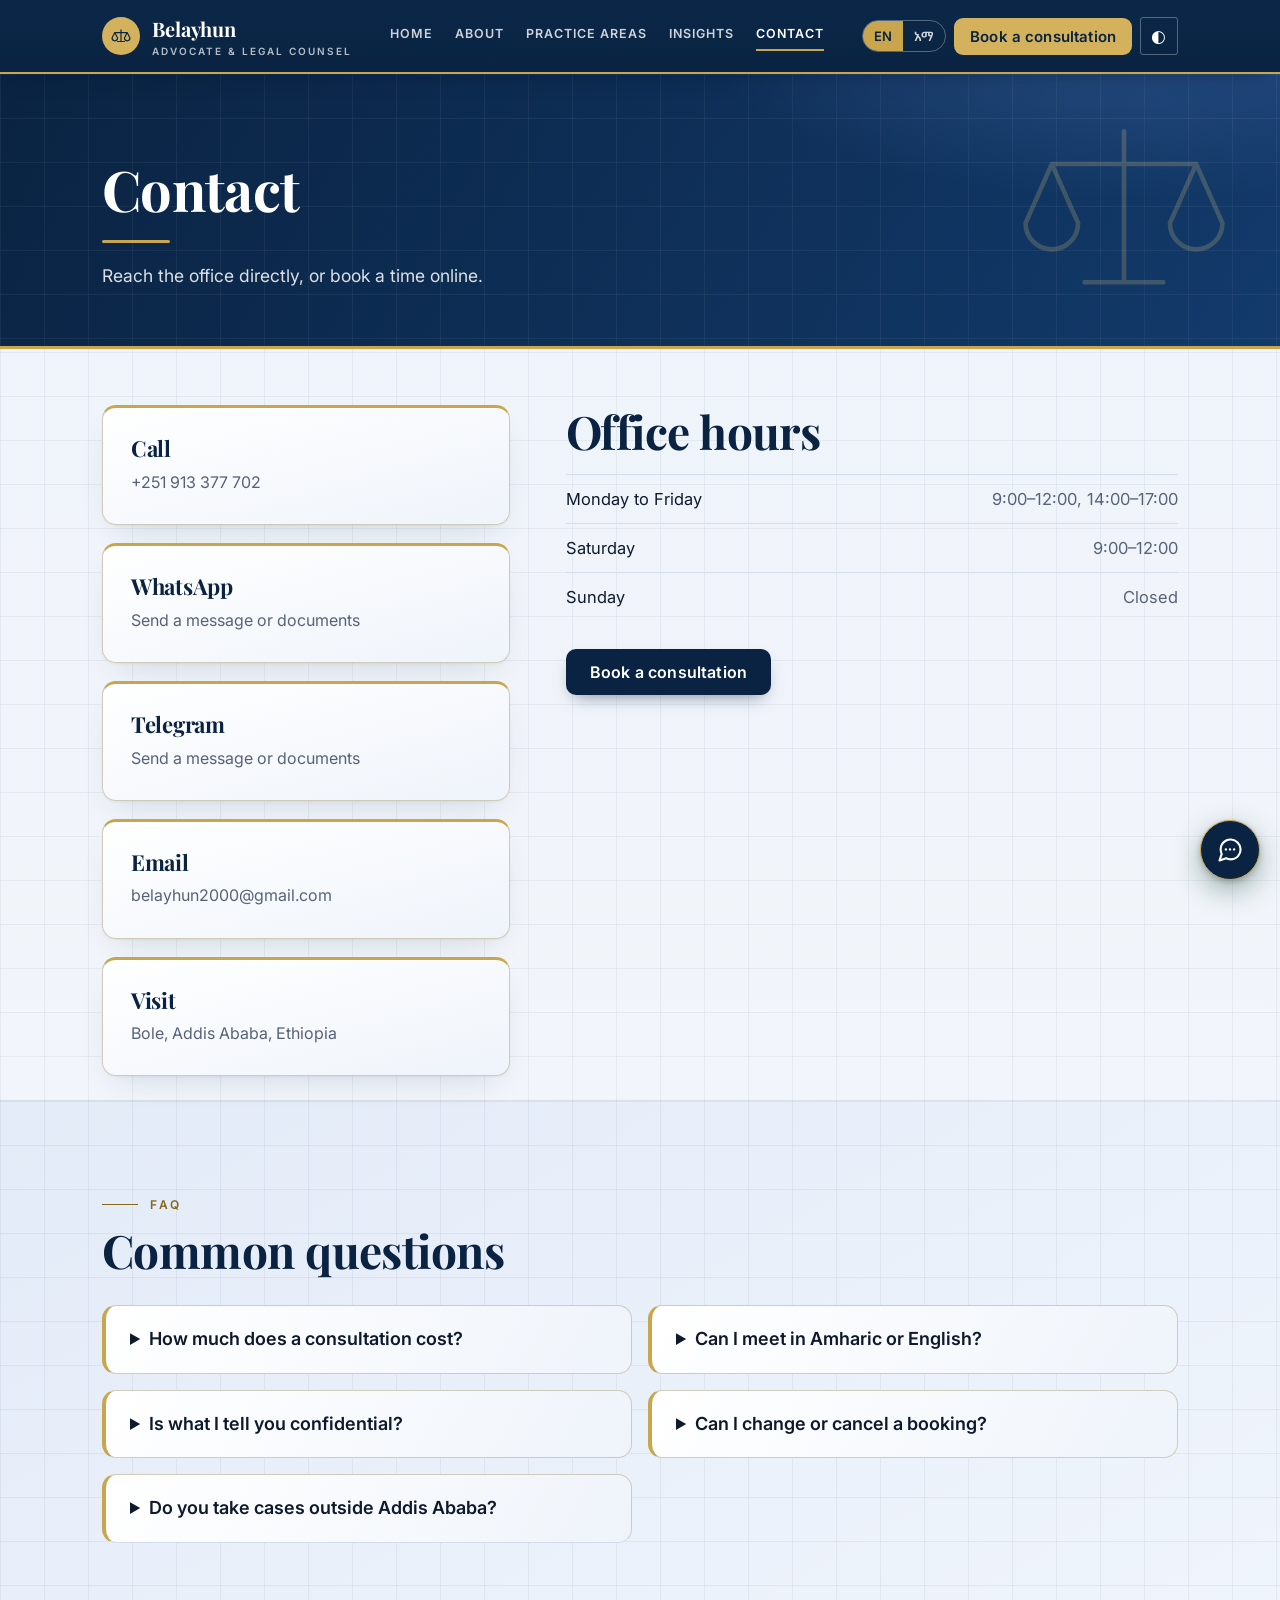
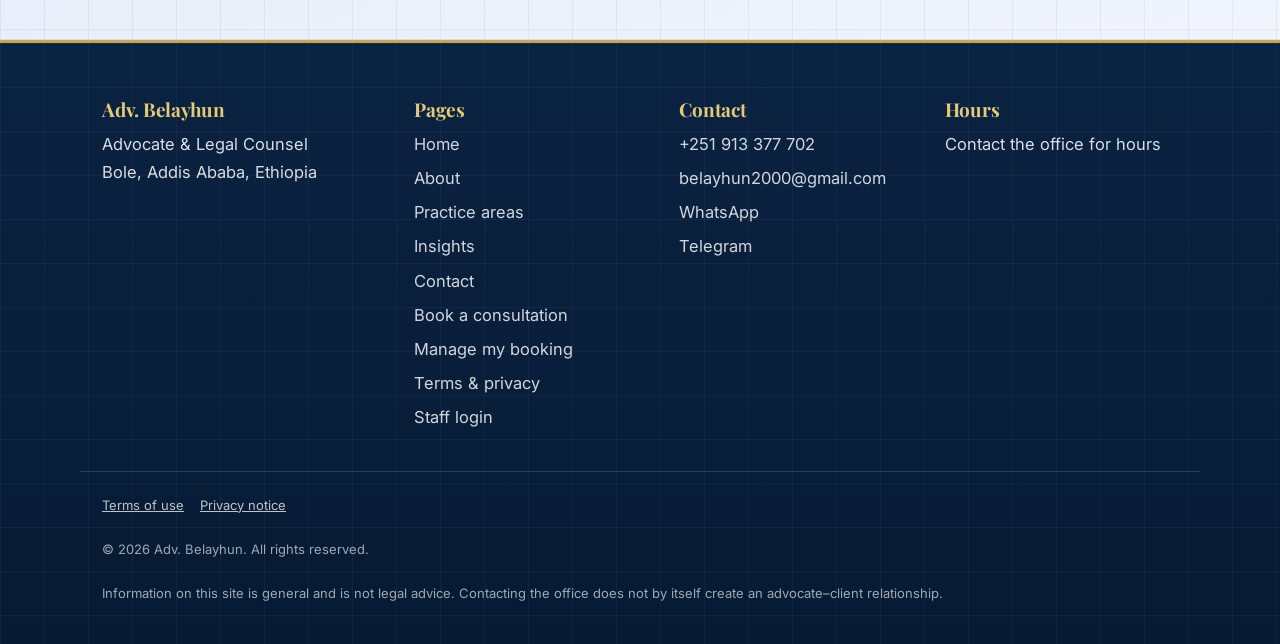
<file: contact.html>
<!DOCTYPE html><html lang="en"><head><meta charset="utf-8"><meta name="viewport" content="width=device-width, initial-scale=1, viewport-fit=cover"><link rel="preconnect" href="https://fonts.googleapis.com"><link href="https://fonts.googleapis.com/css2?family=Playfair+Display:wght@600;700&family=Inter:wght@400;500;600&family=Noto+Serif+Ethiopic:wght@500;700&family=Noto+Sans+Ethiopic:wght@400;600;700&display=swap" rel="stylesheet"><link rel="stylesheet" href="css/style.css?v=8"><link rel="icon" href="favicon.svg" type="image/svg+xml"><meta name="theme-color" content="#0e3b2e"><title>Contact | Adv. Belayhun</title><meta name="description" content="Contact the office of Adv. Belayhun in Addis Ababa: phone, WhatsApp, email, address and office hours."></head><body><div id="hdr"></div><main id="main">
<div class="page"><div class="wrap"><h1>Contact</h1><p class="sub">Reach the office directly, or book a time online.</p></div></div>
<div class="wrap split"><div class="grid3" style="grid-template-columns:1fr"><a class="card" id="cp"><h3>Call</h3><p id="cpt"></p></a><a class="card" id="cw" target="_blank" rel="noopener"><h3>WhatsApp</h3><p>Send a message or documents</p></a><a class="card" id="ctg" target="_blank" rel="noopener"><h3>Telegram</h3><p>Send a message or documents</p></a><a class="card" id="ce"><h3>Email</h3><p id="cet"></p></a><div class="card"><h3>Visit</h3><p id="ca"></p></div></div>
<div><h2>Office hours</h2><table class="hours" data-hours="table" style="margin:16px 0 28px"><tr><td>Monday to Friday</td><td>9:00–12:00, 14:00–17:00</td></tr><tr><td>Saturday</td><td>9:00–12:00</td></tr><tr><td>Sunday</td><td>Closed</td></tr></table><a class="btn" href="book.html">Book a consultation</a></div></div>
<section><div class="wrap"><div class="eyebrow">FAQ</div><h2>Common questions</h2><div class="faq" style="margin-top:28px">
<details><summary>How much does a consultation cost?</summary><p>Fees depend on the service and are confirmed when the office replies to your booking, before we meet.</p></details>
<details><summary>Can I meet in Amharic or English?</summary><p>Yes. Consultations run in Amharic or English, as you prefer.</p></details>
<details><summary>Is what I tell you confidential?</summary><p>Yes. Everything you share is protected by advocate–client confidentiality.</p></details>
<details><summary>Can I change or cancel a booking?</summary><p>Yes. Message the office with your reference number and it will be moved.</p></details>
<details><summary>Do you take cases outside Addis Ababa?</summary><p>Yes, by arrangement. Phone and video consultations are available from anywhere.</p></details></div></div></section></main><div id="ftr"></div><script src="js/config.js?v=8"></script><script src="js/api.js?v=8"></script><script src="js/app.js?v=8"></script>
<script>cpt.textContent=CFG.phone;cp.href="tel:"+CFG.phone.replace(/\s/g,"");cw.href="https://wa.me/"+CFG.wa;if(TG)ctg.href="https://t.me/"+TG;else ctg.style.display="none";cet.textContent=CFG.email;ce.href="mailto:"+CFG.email;if(/example\./.test(CFG.email))ce.style.display="none";ca.textContent=CFG.address</script></body></html>
</file>
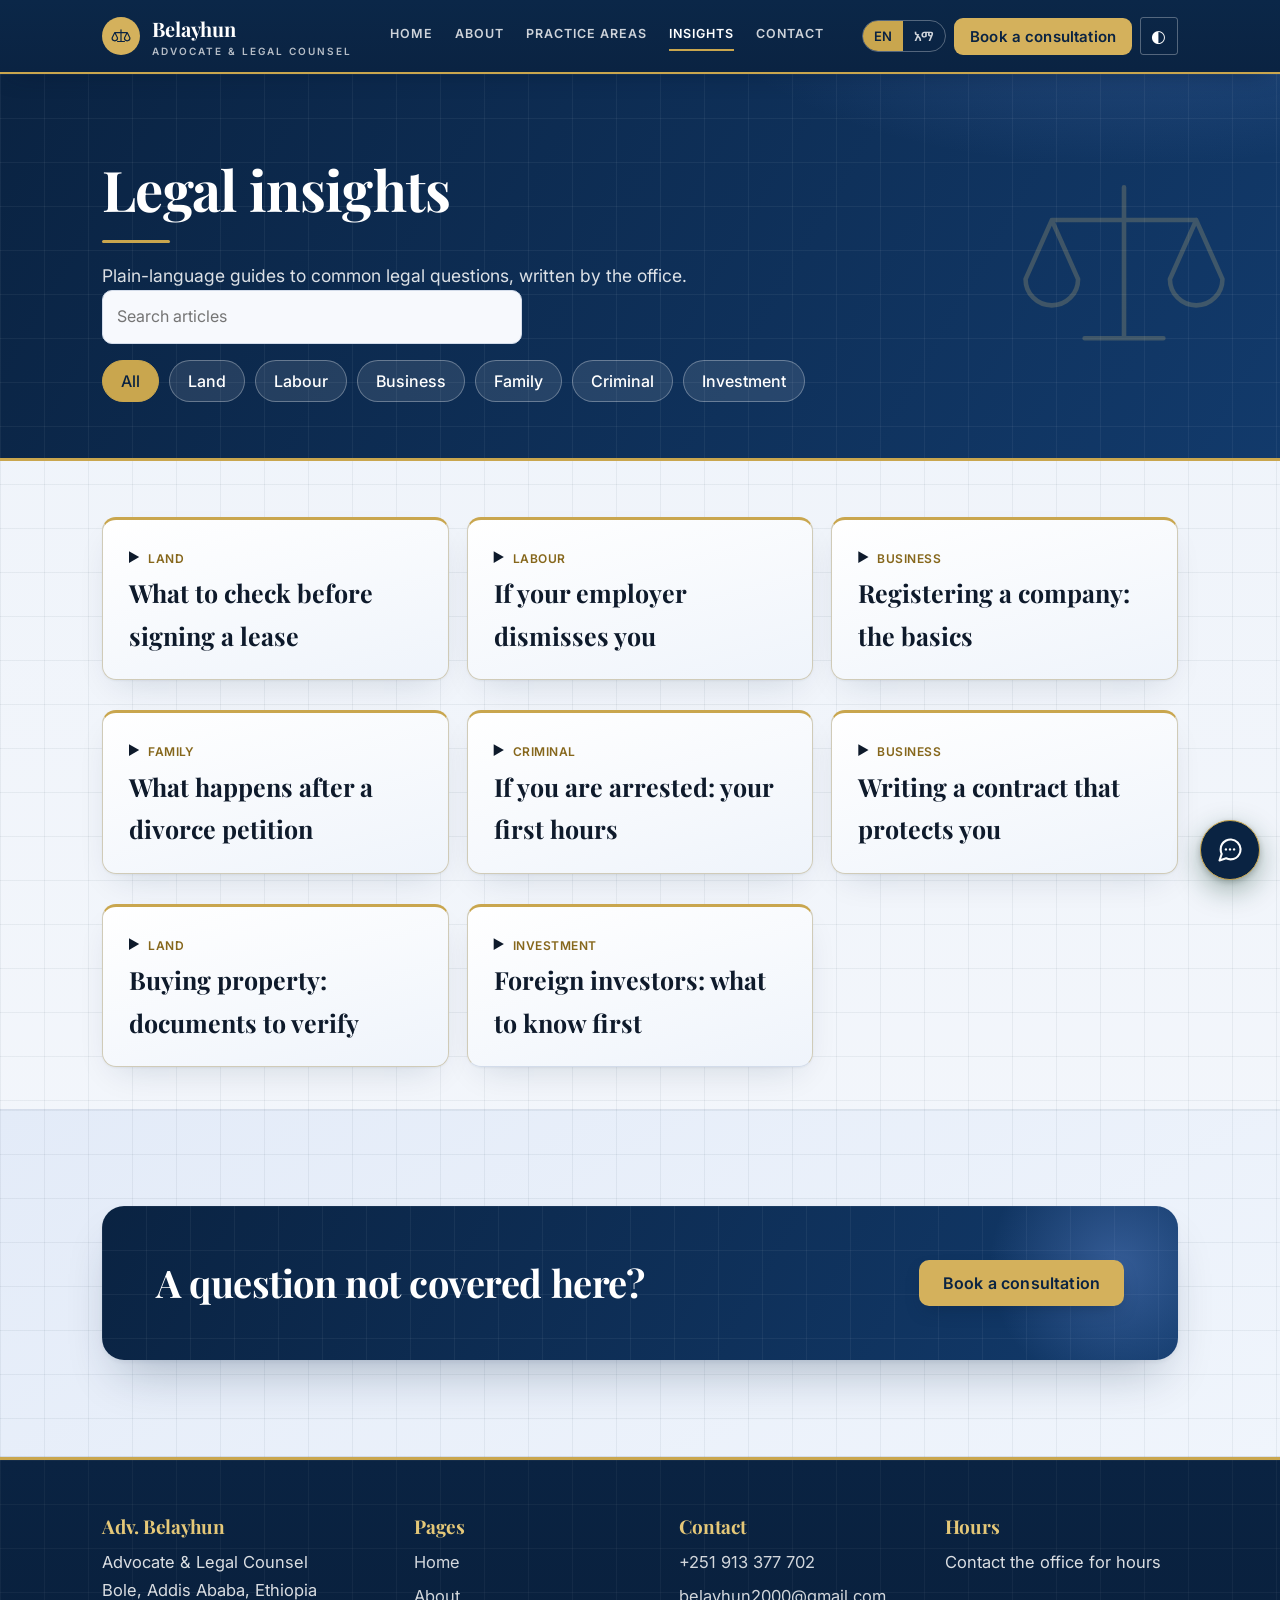
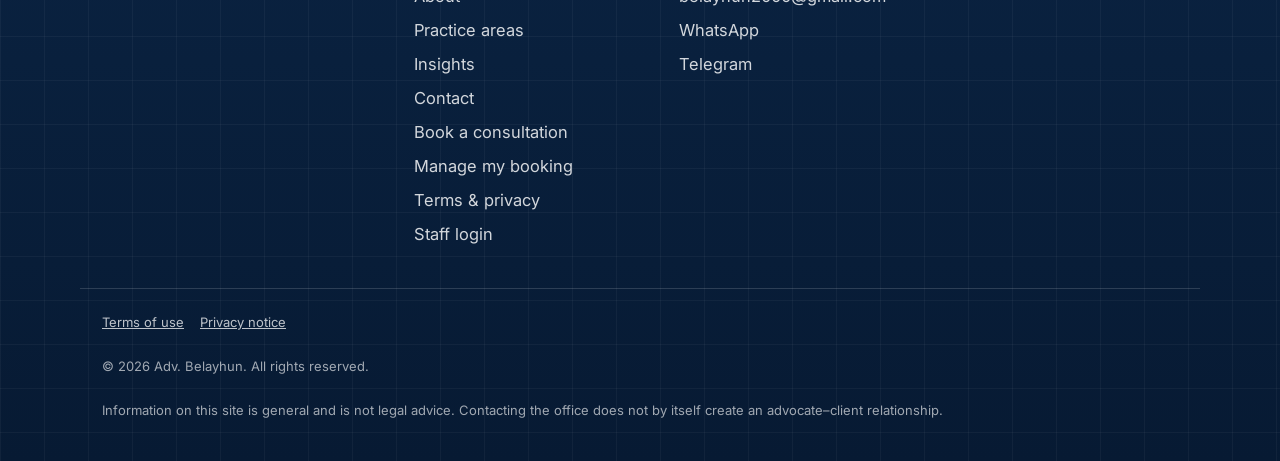
<file: insights.html>
<!DOCTYPE html><html lang="en"><head><meta charset="utf-8"><meta name="viewport" content="width=device-width, initial-scale=1, viewport-fit=cover"><link rel="preconnect" href="https://fonts.googleapis.com"><link href="https://fonts.googleapis.com/css2?family=Playfair+Display:wght@600;700&family=Inter:wght@400;500;600&family=Noto+Serif+Ethiopic:wght@500;700&family=Noto+Sans+Ethiopic:wght@400;600;700&display=swap" rel="stylesheet"><link rel="stylesheet" href="css/style.css?v=8"><link rel="icon" href="favicon.svg" type="image/svg+xml"><meta name="theme-color" content="#0e3b2e"><title>Legal insights | Adv. Belayhun</title><meta name="description" content="Plain-language legal guides on contracts, land, employment, family and business matters in Ethiopia."></head><body><div id="hdr"></div><main id="main">
<div class="page"><div class="wrap"><h1>Legal insights</h1><p class="sub" id="isub">Plain-language guides to common legal questions, written by the office.</p>
<input class="srch" id="q" type="search" placeholder="Search articles" aria-label="Search articles"><div class="chips" id="f" style="margin-top:16px"></div></div></div>
<div class="wrap" style="padding-bottom:30px"><div class="grid3" id="g"></div><p id="none" style="color:var(--mut);display:none">No articles match. Try another word, or <a href="contact.html">ask the office</a>.</p></div>
<section><div class="wrap"><div class="band"><h2>A question not covered here?</h2><a class="btn" href="book.html">Book a consultation</a></div></div></section></main><div id="ftr"></div><script src="js/config.js?v=8"></script><script src="js/api.js?v=8"></script><script src="js/app.js?v=8"></script>
<script>
const A=[["Land","What to check before signing a lease","Read the term, rent review, deposit and exit clauses, and confirm the landlord's right to lease before you sign.","4 min"],
["Labour","If your employer dismisses you","Keep your contract, payslips and the dismissal letter, note the reason given, and seek advice before accepting any settlement.","5 min"],
["Business","Registering a company: the basics","Choose the company form, reserve a name, prepare the founding documents and obtain the licences your activity needs.","6 min"],
["Family","What happens after a divorce petition","An overview of the process, how property and custody are decided, and what documents to prepare.","6 min"],
["Criminal","If you are arrested: your first hours","Stay calm, ask for a lawyer, avoid signing statements you do not understand, and contact a family member.","3 min"],
["Business","Writing a contract that protects you","Name the parties exactly, define the work and price, set deadlines and penalties, and say how disputes are resolved.","5 min"],
["Land","Buying property: documents to verify","Check the title, the seller's identity, outstanding charges and permits before paying any deposit.","5 min"],
["Investment","Foreign investors: what to know first","Understand permitted sectors, licensing steps and the compliance duties that follow registration.","6 min"]];
const esc=s=>String(s==null?"":s).replace(/[&<>"']/g,c=>({"&":"&amp;","<":"&lt;",">":"&gt;",'"':"&quot;","'":"&#39;"})[c]);
let cat="All",term="",LIST=A.map(x=>({category:x[0],title:x[1],body:x[2],meta:x[3]+" read"}));
function draw(){const cats=["All",...new Set(LIST.map(a=>a.category))];f.innerHTML=cats.map(c=>'<button class="chip2" aria-pressed="'+(c===cat)+'" data-c="'+esc(c)+'">'+esc(c)+'</button>').join("");
 g.innerHTML=LIST.map(a=>'<details class="card art" data-c="'+esc(a.category)+'"><summary><small>'+esc(a.category)+'</small><br><b style="font-family:Playfair Display,serif;font-size:25px">'+esc(a.title)+'</b></summary><p style="white-space:pre-line">'+esc(a.body)+'</p><p class="m">'+esc(a.meta)+' · <a href="book.html">Discuss with the advocate</a></p></details>').join("");flt()}
function flt(){let n=0;g.querySelectorAll(".art").forEach(d=>{const ok=(cat==="All"||d.dataset.c===cat)&&d.textContent.toLowerCase().includes(term);d.hidden=!ok;if(ok)n++});none.style.display=n?"none":"block";f.querySelectorAll("button").forEach(b=>b.setAttribute("aria-pressed",b.dataset.c===cat))}
f.onclick=e=>{const b=e.target.closest("button");if(b){cat=b.dataset.c;flt()}};q.oninput=()=>{term=q.value.trim().toLowerCase();flt()};
API.articles().then(r=>{if(r&&r.length){LIST=r.map(a=>({...a,meta:Math.max(1,Math.round(a.body.split(/\s+/).length/200))+" min read"}));isub.textContent="Plain-language guides to common legal questions."}draw()}).catch(draw);
</script></body></html>
</file>
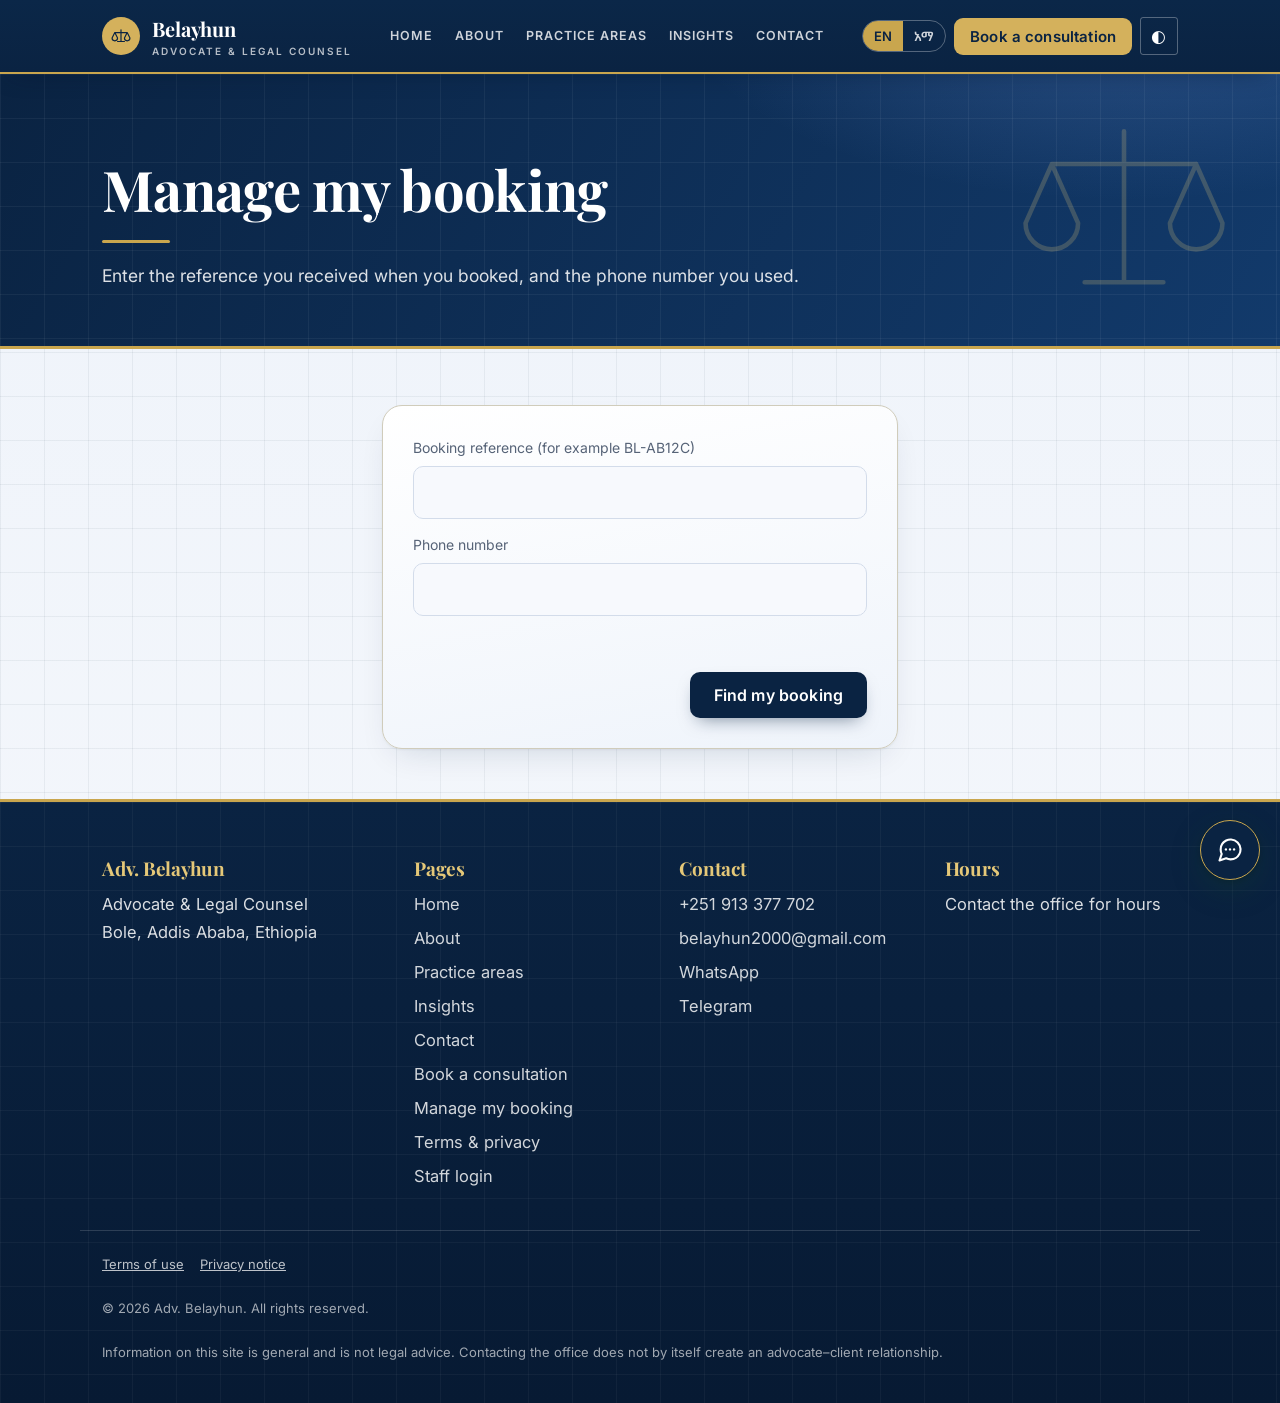
<file: manage.html>
<!DOCTYPE html><html lang="en"><head><meta charset="utf-8"><meta name="viewport" content="width=device-width, initial-scale=1, viewport-fit=cover"><link rel="preconnect" href="https://fonts.googleapis.com"><link href="https://fonts.googleapis.com/css2?family=Playfair+Display:wght@600;700&family=Inter:wght@400;500;600&family=Noto+Serif+Ethiopic:wght@500;700&family=Noto+Sans+Ethiopic:wght@400;600;700&display=swap" rel="stylesheet"><link rel="stylesheet" href="css/style.css?v=8"><link rel="icon" href="favicon.svg" type="image/svg+xml"><meta name="theme-color" content="#0e3b2e"><title>Manage my booking | Adv. Belayhun</title></head><body><div id="hdr"></div><main id="main">
<div class="page"><div class="wrap"><h1>Manage my booking</h1><p class="sub">Enter the reference you received when you booked, and the phone number you used.</p></div></div>
<div class="wrap" style="padding-bottom:50px;max-width:560px"><div class="book"><div class="step on"><div class="fields" style="grid-template-columns:1fr"><label class="f">Booking reference (for example BL-AB12C)<input id="mref" autocomplete="off"></label><label class="f">Phone number<input id="mph" type="tel" autocomplete="tel"></label></div><div class="err" id="merr2" role="alert"></div><div class="foot"><span></span><button class="btn" id="mgo">Find my booking</button></div><div id="mout"></div></div></div></div>
</main><div id="ftr"></div><script src="js/config.js?v=8"></script><script src="js/api.js?v=8"></script><script src="js/app.js?v=8"></script>
<script>
const esc=s=>String(s==null?"":s).replace(/[&<>"']/g,c=>({"&":"&amp;","<":"&lt;",">":"&gt;",'"':"&quot;","'":"&#39;"})[c]);
async function showB(b){const past=new Date(b.date+"T"+b.time+":00")<new Date();
 mout.innerHTML='<div class="sum" style="margin-top:24px"><div><span>Reference</span><b>'+esc(b.ref)+'</b></div><div><span>Service</span><b>'+esc(b.service)+'</b></div><div><span>When</span><b>'+esc(b.date)+', '+esc(b.time)+'</b></div><div><span>Meeting</span><b>'+esc(b.mode)+'</b></div><div><span>Status</span><b>'+esc(b.status)+'</b></div>'+(b.lawyer?'<div><span>Lawyer</span><b>'+esc(b.lawyer)+'</b></div>':"")+'</div>'+
 (b.status==="cancelled"?'<p class="note">This booking is cancelled. <a href="book.html">Book a new time</a></p>':b.status==="completed"||b.status==="no_show"?'<p class="note">This consultation is finished.</p>':past?'<p class="note">This appointment has passed.</p>':'<div class="row"><button class="btn ghost" id="mc">Cancel this booking</button><a class="btn" href="book.html">Book a different time</a></div><p class="note">To change the time, cancel this booking and choose a new slot. Cancelling is possible up to 2 hours before the appointment.</p>');
 await docsUI(b);if(b.status==="completed")reviewForm();const c=document.getElementById("mc");if(c)c.onclick=async()=>{if(!confirm(T("Cancel this booking?")))return;try{const ok=await API.cancelMine(mref.value,mph.value);if(!ok){merr2.textContent="This booking can no longer be cancelled online. Please call the office.";return}merr2.textContent="";showB(await API.lookup(mref.value,mph.value))}catch(e){merr2.textContent=e.message}}}
async function docsUI(b){const open=b.status==="pending"||b.status==="confirmed";let l=[];try{l=await API.myDocs(mref.value,mph.value)}catch(e){}
 if(!open&&!l.length)return;
 mout.insertAdjacentHTML("beforeend",'<div class="sum" id="dbox" style="margin-top:20px;display:block"><h3 style="font-size:24px">Documents</h3><div>'+(l.length?l.map(x=>'<div class="row" style="justify-content:space-between;padding:4px 0"><span>'+esc(x.filename)+'</span>'+(open?'<button class="btn sm ghost" data-x="'+esc(x.id)+'">Remove</button>':"")+'</div>').join(""):'<p class="note">No documents attached.</p>')+'</div>'+(open&&l.length<5?'<p class="note">PDF, JPG, PNG or DOCX, up to 2 MB each, maximum 5. Only the advocate handling your matter can open them.</p><input type="file" id="mfile" multiple accept=".pdf,.jpg,.jpeg,.png,.docx"> <button class="btn sm" id="mupl" type="button">Upload</button><div class="err" id="merr3"></div>':"")+'</div>');
 const box=document.getElementById("dbox"),refresh=async()=>{mout.innerHTML="";await showB(await API.lookup(mref.value,mph.value))};
 box.onclick=async e=>{const x=e.target.closest("button[data-x]");if(!x)return;try{await API.delMyDoc(mref.value,mph.value,x.dataset.x);await refresh()}catch(er){const q=document.getElementById("merr3");if(q)q.textContent=er.message}};
 const up=document.getElementById("mupl");if(up)up.onclick=async()=>{const fs=[...mfile.files];if(!fs.length){merr3.textContent="Choose one or more files first.";return}up.disabled=true;merr3.textContent="";const errs=[];
  for(const f of fs){try{await API.uploadDoc(mref.value,mph.value,await API.readFile(f))}catch(er){errs.push(er.message)}}
  await refresh();if(errs.length){const q=document.getElementById("merr3");if(q)q.textContent=errs.join(" ")}}}
function reviewForm(){let rt=0;mout.insertAdjacentHTML("beforeend",'<div class="sum" style="margin-top:20px;display:block"><h3 style="font-size:26px">How was your consultation?</h3><div class="stars" id="rst" role="group" aria-label="Rating">'+[1,2,3,4,5].map(n=>'<button type="button" class="star" data-n="'+n+'" aria-label="'+n+' out of 5" aria-pressed="false">★</button>').join("")+'</div><label class="f">Name to display (for example, your first name)<input class="in" id="rvn" maxlength="60" style="width:100%"></label><label class="f" style="margin-top:12px">Your review<textarea class="in" id="rvb" rows="4" maxlength="600" style="width:100%"></textarea></label><label style="display:flex;gap:10px;margin:12px 0;font-size:15px;align-items:flex-start"><input type="checkbox" id="rvc" style="margin-top:5px"><span>I agree that my name, rating and comment may be shown on this website after approval.</span></label><div class="err" id="rve" role="alert"></div><button class="btn" id="rvs">Submit review</button></div>');
 const s=document.getElementById("rst");s.onclick=e=>{const b=e.target.closest(".star");if(!b)return;rt=+b.dataset.n;s.querySelectorAll(".star").forEach(x=>x.setAttribute("aria-pressed",+x.dataset.n<=rt))};
 rvs.onclick=async()=>{rve.textContent="";if(!rt)return rve.textContent="Choose a rating.";if(rvn.value.trim().length<2)return rve.textContent="Enter the name to display.";if(rvb.value.trim().length<10)return rve.textContent="Please write at least a short sentence.";if(!rvc.checked)return rve.textContent="Please tick the box to agree.";
  rvs.disabled=true;try{await API.submitReview({ref:mref.value,phone:mph.value,rating:rt,name:rvn.value.trim(),body:rvb.value.trim()});rvs.closest(".sum").innerHTML='<p class="ok" style="margin:0"><b>Thank you.</b> Your review will appear on the website once the office has approved it.</p>'}catch(e){rve.textContent=e.message;rvs.disabled=false}}}
mgo.onclick=async()=>{merr2.textContent="";mout.innerHTML="";if(!mref.value.trim()||!mph.value.trim())return merr2.textContent="Enter your reference and phone number.";mgo.disabled=true;
 try{const b=await API.lookup(mref.value,mph.value);if(!b)merr2.textContent="No booking found. Check the reference and phone number.";else showB(b)}catch(e){merr2.textContent=e.message}mgo.disabled=false};
</script></body></html>
</file>
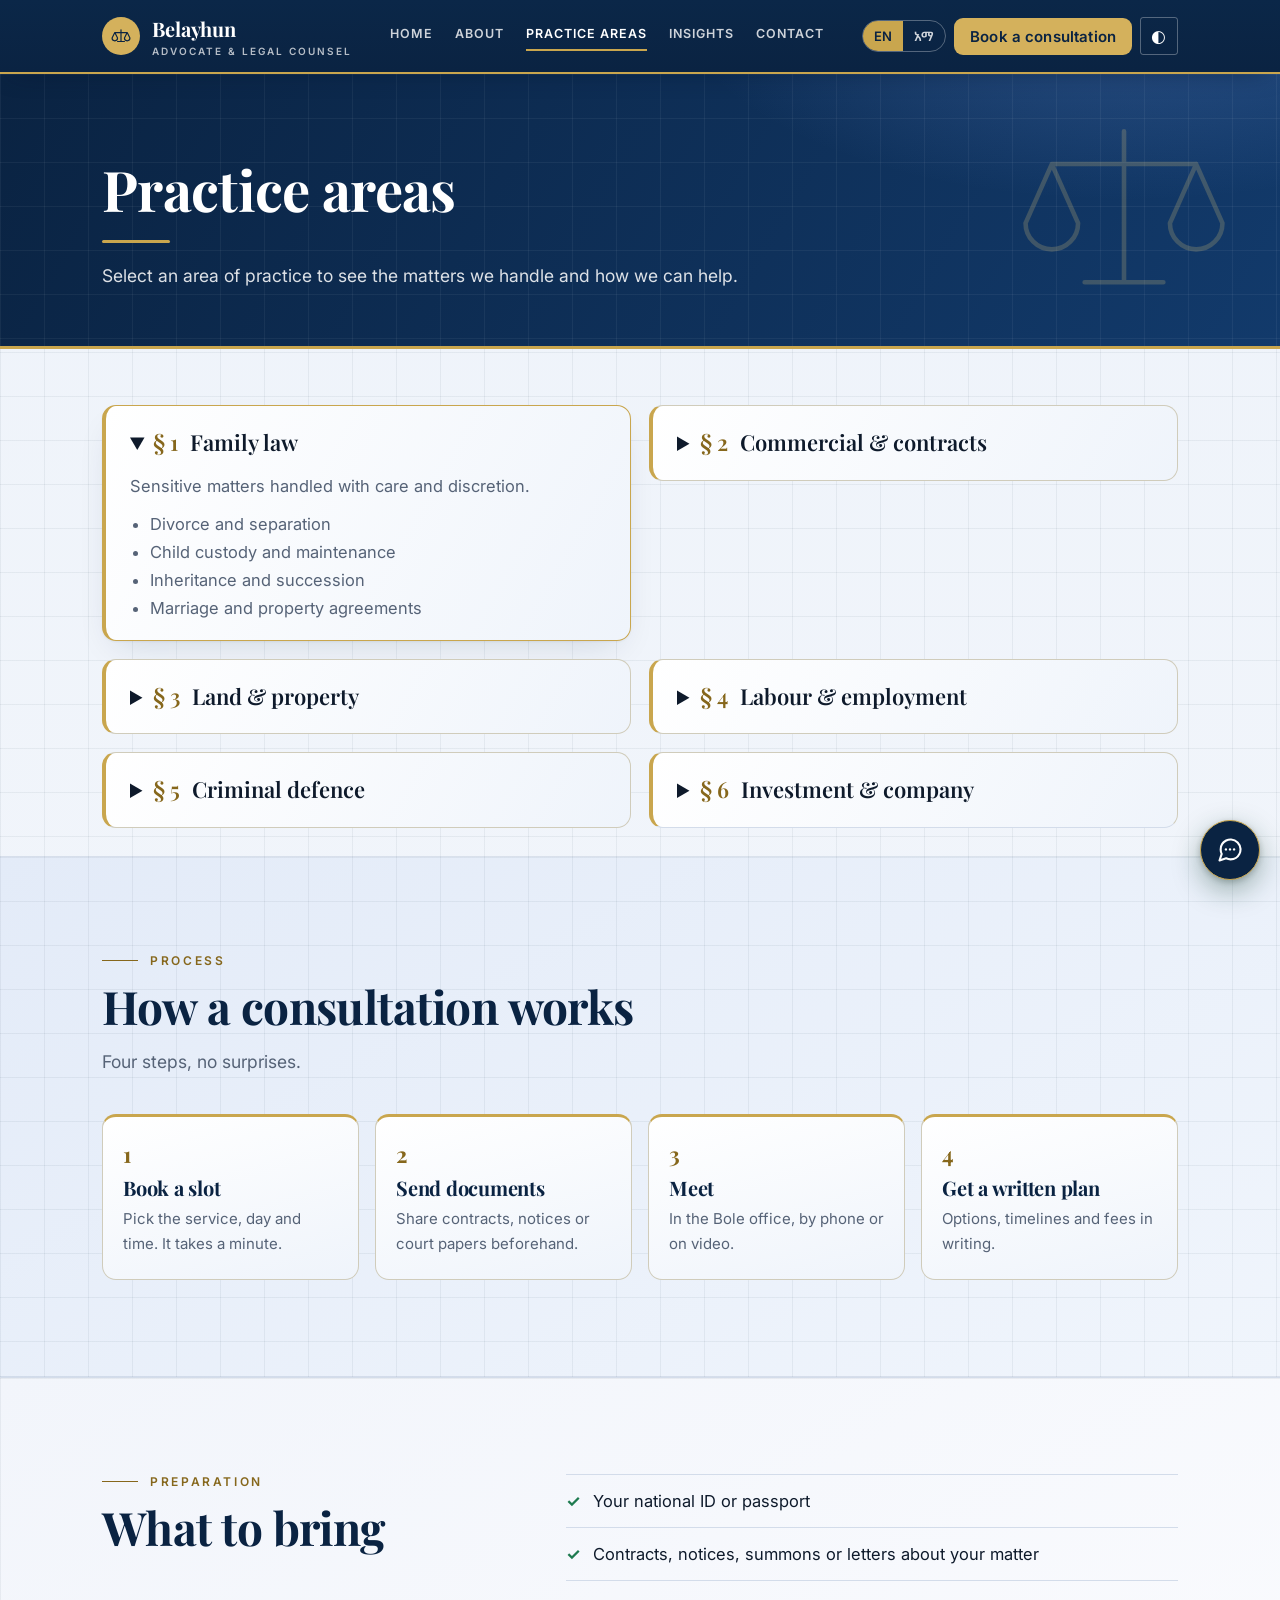
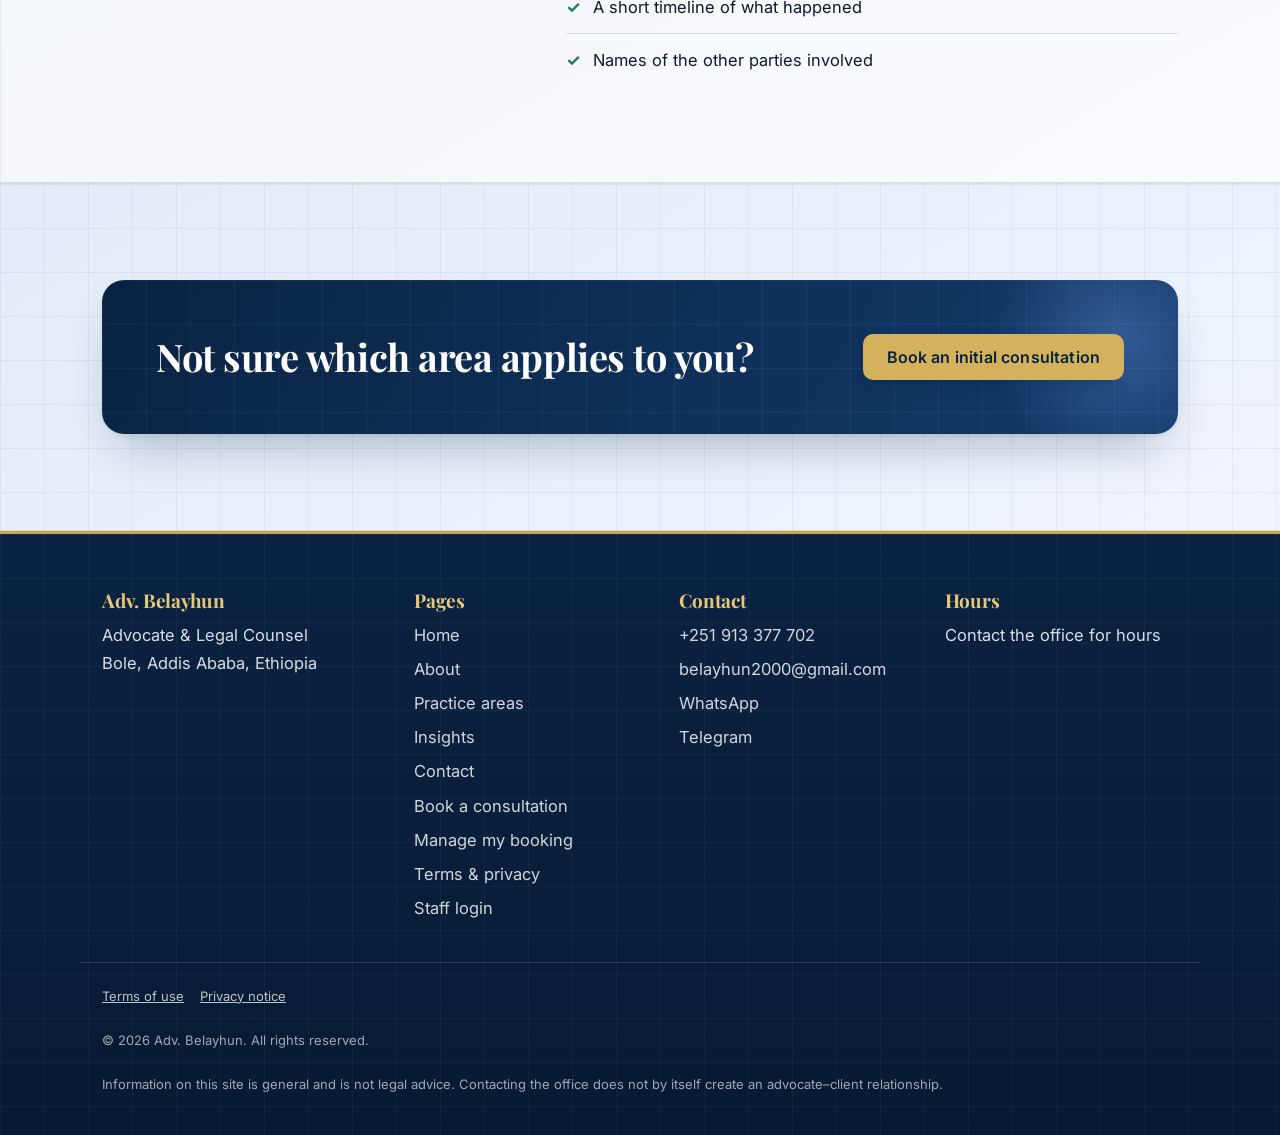
<file: services.html>
<!DOCTYPE html><html lang="en"><head><meta charset="utf-8"><meta name="viewport" content="width=device-width, initial-scale=1, viewport-fit=cover"><link rel="preconnect" href="https://fonts.googleapis.com"><link href="https://fonts.googleapis.com/css2?family=Playfair+Display:wght@600;700&family=Inter:wght@400;500;600&family=Noto+Serif+Ethiopic:wght@500;700&family=Noto+Sans+Ethiopic:wght@400;600;700&display=swap" rel="stylesheet"><link rel="stylesheet" href="css/style.css?v=8"><link rel="icon" href="favicon.svg" type="image/svg+xml"><meta name="theme-color" content="#0e3b2e"><title>Practice areas | Adv. Belayhun</title><meta name="description" content="Areas of practice: family, commercial, land, labour, criminal defence and investment law in Addis Ababa."></head><body><div id="hdr"></div><main id="main">
<div class="page"><div class="wrap"><h1>Practice areas</h1><p class="sub">Select an area of practice to see the matters we handle and how we can help.</p></div></div>
<div class="wrap laws">
<details id="family" open><summary>Family law</summary><p>Sensitive matters handled with care and discretion.</p><ul><li>Divorce and separation</li><li>Child custody and maintenance</li><li>Inheritance and succession</li><li>Marriage and property agreements</li></ul></details>
<details id="commercial"><summary>Commercial &amp; contracts</summary><p>The agreements your business depends on, and recovering what you are owed.</p><ul><li>Contract drafting and review</li><li>Debt recovery</li><li>Partnership and shareholder disputes</li><li>Arbitration and settlement</li></ul></details>
<details id="land"><summary>Land &amp; property</summary><p>Clear title and fair terms for buyers, sellers, landlords and tenants.</p><ul><li>Lease and sale agreements</li><li>Title and ownership disputes</li><li>Expropriation and compensation claims</li></ul></details>
<details id="labour"><summary>Labour &amp; employment</summary><p>Advice for employers and employees alike.</p><ul><li>Employment contracts and policies</li><li>Unfair dismissal claims</li><li>Labour dispute proceedings</li></ul></details>
<details id="criminal"><summary>Criminal defence</summary><p>Representation from the first police contact to appeal.</p><ul><li>Bail and pre-trial rights</li><li>Trial representation</li><li>Appeals</li></ul></details>
<details id="investment"><summary>Investment &amp; company</summary><p>Setting up and operating a business in Ethiopia, for locals and foreign investors.</p><ul><li>Company registration</li><li>Investment permits and licences</li><li>Regulatory compliance</li></ul></details></div>
<section><div class="wrap"><div class="eyebrow">Process</div><h2>How a consultation works</h2><p class="sub">Four steps, no surprises.</p><div class="steps"><div><h3>Book a slot</h3><p>Pick the service, day and time. It takes a minute.</p></div><div><h3>Send documents</h3><p>Share contracts, notices or court papers beforehand.</p></div><div><h3>Meet</h3><p>In the Bole office, by phone or on video.</p></div><div><h3>Get a written plan</h3><p>Options, timelines and fees in writing.</p></div></div></div></section>
<section class="alt"><div class="wrap split"><div><div class="eyebrow">Preparation</div><h2>What to bring</h2></div><ul class="creds" style="margin:0"><li>Your national ID or passport</li><li>Contracts, notices, summons or letters about your matter</li><li>A short timeline of what happened</li><li>Names of the other parties involved</li></ul></div></section>
<section><div class="wrap"><div class="band"><h2>Not sure which area applies to you?</h2><a class="btn" href="book.html">Book an initial consultation</a></div></div></section></main><div id="ftr"></div><script src="js/config.js?v=8"></script><script src="js/api.js?v=8"></script><script src="js/app.js?v=8"></script></body></html>
</file>
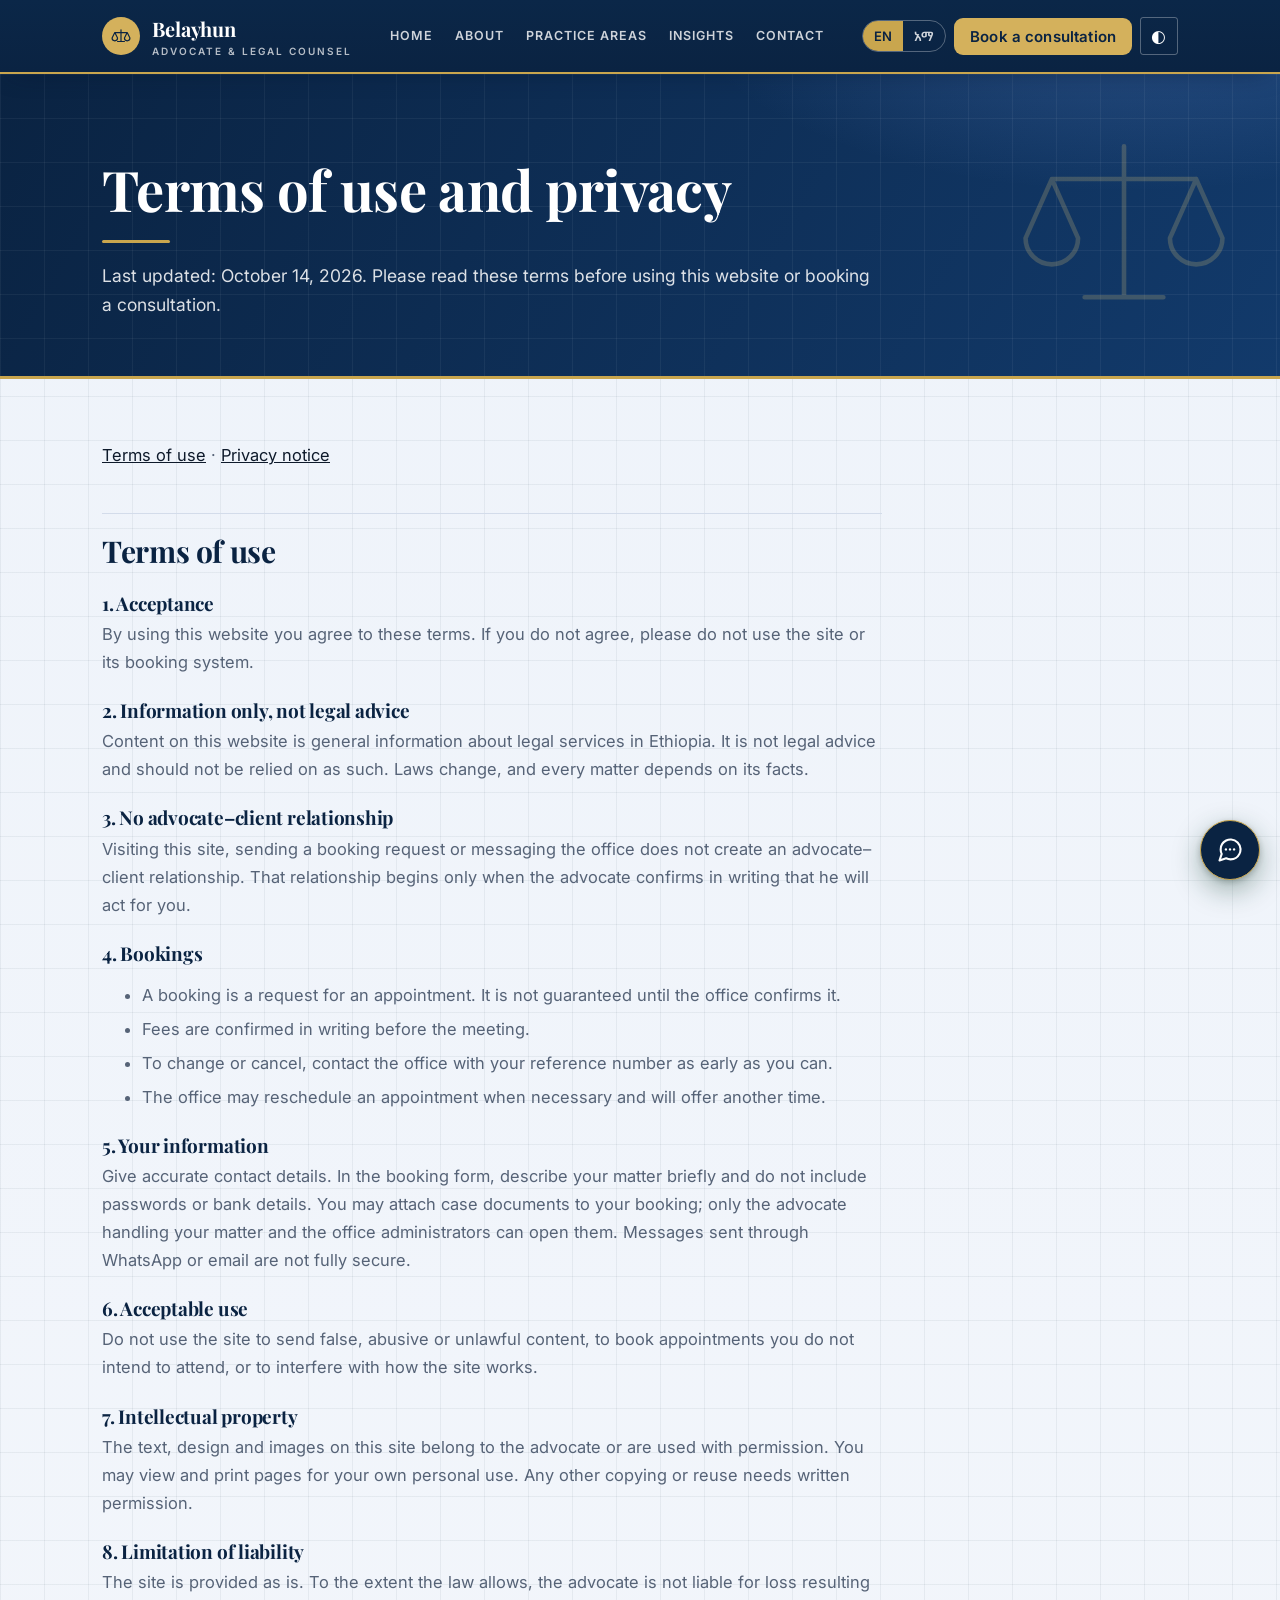
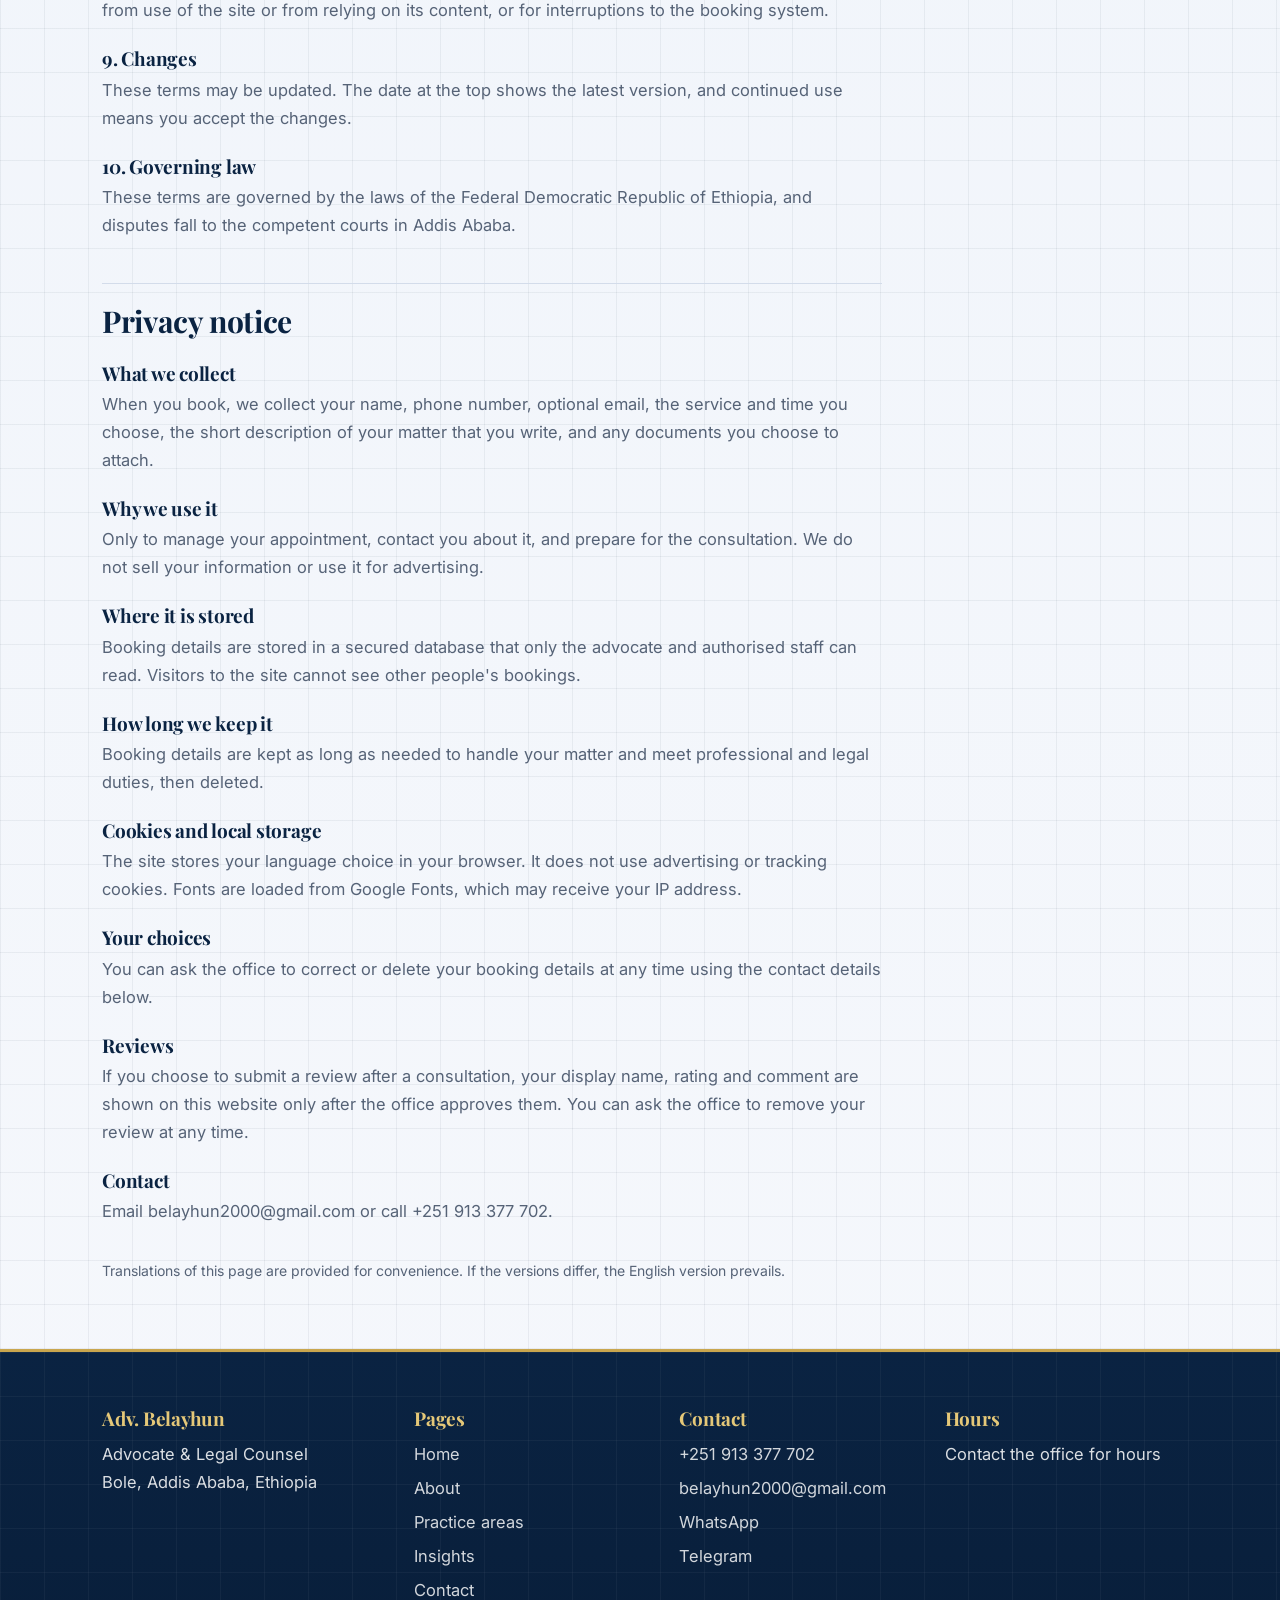
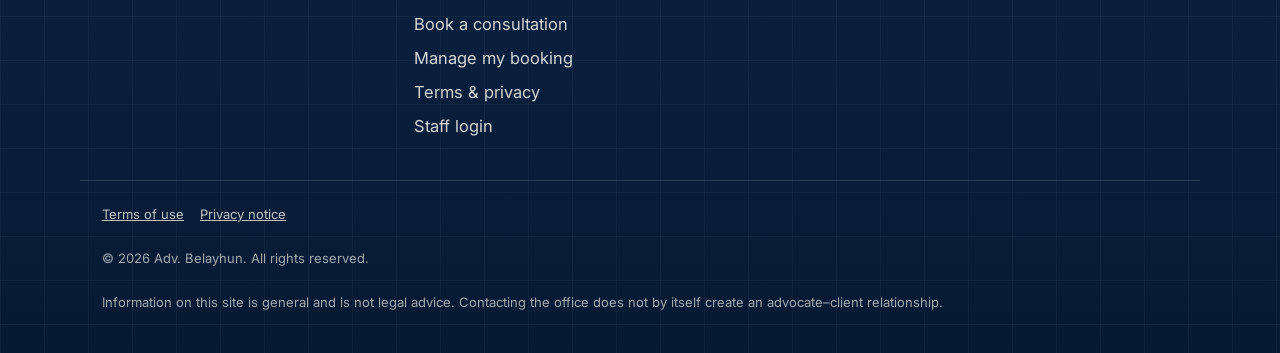
<file: terms.html>
<!DOCTYPE html><html lang="en"><head><meta charset="utf-8"><meta name="viewport" content="width=device-width, initial-scale=1, viewport-fit=cover"><link rel="preconnect" href="https://fonts.googleapis.com"><link href="https://fonts.googleapis.com/css2?family=Playfair+Display:wght@600;700&family=Inter:wght@400;500;600&family=Noto+Serif+Ethiopic:wght@500;700&family=Noto+Sans+Ethiopic:wght@400;600;700&display=swap" rel="stylesheet"><link rel="stylesheet" href="css/style.css?v=8"><link rel="icon" href="favicon.svg" type="image/svg+xml"><meta name="theme-color" content="#0e3b2e"><title>Terms of use and privacy | Adv. Belayhun</title><meta name="description" content="Terms of use and privacy notice for the website of Adv. Belayhun."></head><body><div id="hdr"></div><main id="main">
<div class="page"><div class="wrap"><h1>Terms of use and privacy</h1><p class="sub">Last updated: October 14, 2026. Please read these terms before using this website or booking a consultation.</p></div></div>
<div class="wrap prose" style="padding-bottom:60px">
<p><a href="#terms">Terms of use</a> · <a href="#privacy">Privacy notice</a></p>
<h2 id="terms">Terms of use</h2>
<h3>1. Acceptance</h3><p>By using this website you agree to these terms. If you do not agree, please do not use the site or its booking system.</p>
<h3>2. Information only, not legal advice</h3><p>Content on this website is general information about legal services in Ethiopia. It is not legal advice and should not be relied on as such. Laws change, and every matter depends on its facts.</p>
<h3>3. No advocate–client relationship</h3><p>Visiting this site, sending a booking request or messaging the office does not create an advocate–client relationship. That relationship begins only when the advocate confirms in writing that he will act for you.</p>
<h3>4. Bookings</h3><ul><li>A booking is a request for an appointment. It is not guaranteed until the office confirms it.</li><li>Fees are confirmed in writing before the meeting.</li><li>To change or cancel, contact the office with your reference number as early as you can.</li><li>The office may reschedule an appointment when necessary and will offer another time.</li></ul>
<h3>5. Your information</h3><p>Give accurate contact details. In the booking form, describe your matter briefly and do not include passwords or bank details. You may attach case documents to your booking; only the advocate handling your matter and the office administrators can open them. Messages sent through WhatsApp or email are not fully secure.</p>
<h3>6. Acceptable use</h3><p>Do not use the site to send false, abusive or unlawful content, to book appointments you do not intend to attend, or to interfere with how the site works.</p>
<h3>7. Intellectual property</h3><p>The text, design and images on this site belong to the advocate or are used with permission. You may view and print pages for your own personal use. Any other copying or reuse needs written permission.</p>
<h3>8. Limitation of liability</h3><p>The site is provided as is. To the extent the law allows, the advocate is not liable for loss resulting from use of the site or from relying on its content, or for interruptions to the booking system.</p>
<h3>9. Changes</h3><p>These terms may be updated. The date at the top shows the latest version, and continued use means you accept the changes.</p>
<h3>10. Governing law</h3><p>These terms are governed by the laws of the Federal Democratic Republic of Ethiopia, and disputes fall to the competent courts in Addis Ababa.</p>
<h2 id="privacy">Privacy notice</h2>
<h3>What we collect</h3><p>When you book, we collect your name, phone number, optional email, the service and time you choose, the short description of your matter that you write, and any documents you choose to attach.</p>
<h3>Why we use it</h3><p>Only to manage your appointment, contact you about it, and prepare for the consultation. We do not sell your information or use it for advertising.</p>
<h3>Where it is stored</h3><p>Booking details are stored in a secured database that only the advocate and authorised staff can read. Visitors to the site cannot see other people's bookings.</p>
<h3>How long we keep it</h3><p>Booking details are kept as long as needed to handle your matter and meet professional and legal duties, then deleted.</p>
<h3>Cookies and local storage</h3><p>The site stores your language choice in your browser. It does not use advertising or tracking cookies. Fonts are loaded from Google Fonts, which may receive your IP address.</p>
<h3>Your choices</h3><p>You can ask the office to correct or delete your booking details at any time using the contact details below.</p>
<h3>Reviews</h3><p>If you choose to submit a review after a consultation, your display name, rating and comment are shown on this website only after the office approves them. You can ask the office to remove your review at any time.</p><h3>Contact</h3><p id="tc"></p>
<p class="note" style="margin-top:34px">Translations of this page are provided for convenience. If the versions differ, the English version prevails.</p>
</div></main><div id="ftr"></div><script src="js/config.js?v=8"></script><script src="js/api.js?v=8"></script><script src="js/app.js?v=8"></script>
<script>tc.innerHTML="<span>Email</span> "+CFG.email+" <span>or call</span> "+CFG.phone+"."</script></body></html>
</file>
<file: css/style.css>
:root{--bg:#f4f6fa;--surf:#ffffff;--ink:#0e1a2b;--hd:#0a2342;--mut:#566377;--line:#dfe5ee;--green:#0a2342;--green2:#123a6b;--gold:#c9a64e;--goldtx:#86671c;--onG:#ffffff;--ok:#1d7a4f;--bad:#b3392f;box-sizing:border-box;padding-top:env(safe-area-inset-top,0px);padding-bottom:env(safe-area-inset-bottom,0px)}
@media (prefers-color-scheme:dark){:root:not([data-theme="light"]){--bg:#08111f;--surf:#0f1b2f;--ink:#e8edf6;--hd:#e8edf6;--mut:#9fb0c6;--line:#22304a;--green:#d6b25e;--green2:#e6c97c;--gold:#d6b25e;--goldtx:#d6b25e;--onG:#08111f;--ok:#5cc58e;--bad:#ef8a80}}
:root[data-theme="dark"]{--bg:#08111f;--surf:#0f1b2f;--ink:#e8edf6;--hd:#e8edf6;--mut:#9fb0c6;--line:#22304a;--green:#d6b25e;--green2:#e6c97c;--gold:#d6b25e;--goldtx:#d6b25e;--onG:#08111f;--ok:#5cc58e;--bad:#ef8a80}
*{box-sizing:border-box}html{scroll-behavior:smooth;scroll-padding-top:calc(env(safe-area-inset-top,0px) + 76px)}
body{margin:0;background:var(--bg);color:var(--ink);font:400 17px/1.65 "Inter","Noto Sans Ethiopic",system-ui,sans-serif}
h1,h2,h3{font-family:"Playfair Display","Noto Serif Ethiopic",Georgia,serif;line-height:1.12;margin:0;font-weight:700;letter-spacing:-.01em}
a{color:inherit}.wrap{max-width:1120px;margin:0 auto;padding:0 22px}img{max-width:100%}
header{position:sticky;top:env(safe-area-inset-top,0px);z-index:30;background:color-mix(in srgb,var(--bg) 94%,transparent);backdrop-filter:blur(10px);border-bottom:1px solid var(--line)}
.nav{display:flex;align-items:center;justify-content:space-between;height:66px;gap:12px}
.brand{font:700 18px "Playfair Display",serif;text-decoration:none;display:flex;align-items:center;gap:10px}
.mark{width:32px;height:32px;border-radius:50%;background:var(--green);color:var(--onG);display:grid;place-items:center;font-size:16px}
nav.d{display:flex;gap:26px;font-size:15px}nav.d a,.drop a.l{text-decoration:none;color:var(--mut)}nav.d a:hover,nav.d a[aria-current],.drop a[aria-current]{color:var(--ink)}
nav.d a[aria-current]{box-shadow:0 2px var(--gold);padding-bottom:4px}
.tools{display:flex;gap:8px;align-items:center}
.lang{display:flex;border:1px solid var(--line);border-radius:99px;overflow:hidden}
.lang button{border:0;background:none;color:var(--mut);padding:6px 11px;font:600 13px "Inter","Noto Sans Ethiopic",sans-serif;cursor:pointer}
.lang button[aria-pressed=true]{background:var(--green);color:var(--onG)}
.btn{display:inline-flex;align-items:center;justify-content:center;gap:8px;background:var(--green);color:var(--onG);border:0;border-radius:10px;padding:13px 22px;font:600 16px "Inter","Noto Sans Ethiopic",sans-serif;text-decoration:none;cursor:pointer}
.btn:hover{background:var(--green2)}.btn.ghost{background:none;color:var(--ink);border:1px solid var(--line)}.btn.ghost:hover{border-color:var(--ink)}.btn:disabled{opacity:.4;cursor:not-allowed}.btn.sm{padding:9px 16px;font-size:15px}
:focus-visible{outline:3px solid var(--gold);outline-offset:2px}
.burger{display:none;width:42px;height:42px;border:1px solid var(--line);border-radius:10px;background:none;cursor:pointer;place-items:center;padding:0;color:var(--ink)}
.burger i{display:block;width:18px;height:2px;background:currentColor;margin:2px 0;transition:.25s}
.burger[aria-expanded=true] i:nth-child(1){transform:translateY(6px) rotate(45deg)}.burger[aria-expanded=true] i:nth-child(2){opacity:0}.burger[aria-expanded=true] i:nth-child(3){transform:translateY(-6px) rotate(-45deg)}
.drop{display:none}
.hero{padding:76px 0 64px;display:grid;grid-template-columns:1.2fr .8fr;gap:52px;align-items:center}
.hero h1{font-size:clamp(38px,5.6vw,64px)}.lead{font-size:19px;color:var(--mut);max-width:34em;margin:22px 0 30px}.cta{display:flex;gap:12px;flex-wrap:wrap}
.ph{position:relative;border-radius:18px;overflow:hidden;background:linear-gradient(160deg,var(--green),var(--green2));display:grid;place-items:center;color:var(--onG);font:700 64px "Playfair Display",serif;aspect-ratio:4/5}
.ph img{position:absolute;inset:0;width:100%;height:100%;object-fit:cover}.ph small{position:absolute;bottom:12px;left:0;right:0;text-align:center;font:400 12px "Inter",sans-serif;opacity:.7}
.chip{position:absolute;left:14px;right:14px;bottom:14px;background:var(--surf);color:var(--ink);border-radius:12px;padding:12px 14px;font:500 14px/1.4 "Inter",sans-serif;z-index:2}
.stats{display:grid;grid-template-columns:repeat(4,1fr);border-block:1px solid var(--line)}.stats div{padding:26px 18px;border-right:1px solid var(--line)}.stats div:last-child{border:0}
.stats b{font:700 34px "Playfair Display",serif;display:block}.stats span{color:var(--mut);font-size:15px}
section{padding:80px 0}.alt{background:var(--surf);border-block:1px solid var(--line)}
h2{font-size:clamp(30px,4vw,44px);margin-bottom:14px}.sub{color:var(--mut);max-width:38em;margin:0 0 38px}
.page{padding:64px 0 36px}.page h1{font-size:clamp(36px,5vw,56px);margin-bottom:14px}
.grid3{display:grid;grid-template-columns:repeat(3,1fr);gap:18px}.card{background:var(--surf);border:1px solid var(--line);border-radius:14px;padding:26px;text-decoration:none;display:block}
.card h3{font-size:22px;margin-bottom:8px}.card p{color:var(--mut);margin:0;font-size:16px}a.card:hover{border-color:var(--gold)}
.split{display:grid;grid-template-columns:.8fr 1.2fr;gap:56px;align-items:start}
.creds{list-style:none;padding:0;margin:22px 0 0}.creds li{padding:12px 0;border-top:1px solid var(--line);display:flex;gap:12px}.creds li:before{content:"✓";color:var(--ok);font-weight:700}
.gal{display:grid;grid-template-columns:repeat(3,1fr);gap:16px}.gal figure{margin:0;cursor:zoom-in}.gal .ph{aspect-ratio:4/3;font-size:40px}.gal figcaption{font-size:14px;color:var(--mut);margin-top:8px}
dialog{border:0;border-radius:14px;padding:0;max-width:min(92vw,900px);background:var(--surf)}dialog::backdrop{background:rgba(0,0,0,.7)}dialog img{display:block;max-height:80vh;margin:auto}dialog p{margin:0;padding:12px 16px;color:var(--ink)}
.tl{border-left:2px solid var(--line);margin:0 0 0 8px;padding:0 0 0 26px}.tl div{position:relative;padding-bottom:26px}.tl div:before{content:"";position:absolute;left:-33px;top:7px;width:12px;height:12px;border-radius:50%;background:var(--gold)}.tl b{font-family:"Playfair Display",serif;font-size:19px}.tl span{display:block;color:var(--mut);font-size:15px}
.steps{display:grid;grid-template-columns:repeat(4,1fr);counter-reset:s}.steps div{padding:18px 22px 0 0;border-top:3px solid var(--gold);counter-increment:s}.steps div:before{content:counter(s);font:700 22px "Playfair Display",serif;color:var(--gold)}.steps h3{font-size:20px;margin:6px 0}.steps p{color:var(--mut);font-size:15px;margin:0}
details{border-top:1px solid var(--line);padding:18px 0}details:last-of-type{border-bottom:1px solid var(--line)}summary{font-weight:600;cursor:pointer;font-size:18px}details p,details ul{color:var(--mut);margin:10px 0 0}details ul{padding-left:20px}
.band{background:var(--green);color:var(--onG);border-radius:20px;padding:46px;display:flex;justify-content:space-between;align-items:center;gap:24px;flex-wrap:wrap}.band h2{margin:0;font-size:clamp(26px,3.4vw,38px)}.band .btn{background:var(--onG);color:var(--green)}
.book{background:var(--surf);border:1px solid var(--line);border-radius:20px;overflow:hidden}
.prog{display:flex;border-bottom:1px solid var(--line)}.prog span{flex:1;text-align:center;padding:14px 6px;font-size:14px;color:var(--mut);border-bottom:3px solid transparent}.prog span.on{color:var(--ink);font-weight:600;border-color:var(--gold)}.prog span.done{color:var(--ok)}
.step{padding:30px;display:none}.step.on{display:block}.opts{display:grid;grid-template-columns:repeat(3,1fr);gap:14px}
.opt{border:1.5px solid var(--line);border-radius:12px;padding:18px;background:none;color:var(--ink);text-align:left;cursor:pointer;font:inherit}.opt b{display:block}.opt span{color:var(--mut);font-size:14px}.opt[aria-pressed=true]{border-color:var(--green);box-shadow:0 0 0 2px var(--green) inset}
.lbl{font-weight:600;margin:22px 0 10px;display:block}.lbl:first-child{margin-top:0}
.days{display:flex;gap:10px;overflow-x:auto;padding-bottom:6px}.day{flex:0 0 66px;border:1.5px solid var(--line);border-radius:12px;padding:10px 0;text-align:center;background:none;color:var(--ink);cursor:pointer;font:inherit}
.day small{display:block;color:var(--mut);font-size:12px}.day b{font-size:21px}.day[aria-pressed=true]{background:var(--green);color:var(--onG);border-color:var(--green)}.day[aria-pressed=true] small{color:inherit}.day:disabled{opacity:.35;cursor:not-allowed}
.slots{display:grid;grid-template-columns:repeat(auto-fill,minmax(104px,1fr));gap:10px}.slot{border:1.5px solid var(--line);border-radius:10px;padding:10px;background:none;color:var(--ink);cursor:pointer;font:600 15px "Inter",sans-serif}
.slot[aria-pressed=true]{background:var(--green);color:var(--onG);border-color:var(--green)}.slot:disabled{text-decoration:line-through;opacity:.4;cursor:not-allowed}
.fields{display:grid;grid-template-columns:1fr 1fr;gap:14px}.full{grid-column:1/-1}
label.f{display:block;font-size:14px;color:var(--mut)}label.f input,label.f textarea{display:block;width:100%;margin-top:6px;padding:12px;border:1.5px solid var(--line);border-radius:10px;background:var(--bg);color:var(--ink);font:inherit;font-size:16px}
.err{color:var(--bad);font-size:14px;min-height:20px;margin-top:10px}.foot{display:flex;justify-content:space-between;gap:12px;margin-top:26px;flex-wrap:wrap}
.sum{background:var(--bg);border:1px dashed var(--line);border-radius:12px;padding:18px;margin:16px 0 20px}.sum div{display:flex;justify-content:space-between;gap:14px;padding:5px 0}.sum span{color:var(--mut)}.ref{font:700 28px "Playfair Display",serif;letter-spacing:.04em;color:var(--green)}
.hours{width:100%;border-collapse:collapse}.hours td{padding:10px 0;border-top:1px solid var(--line)}.hours td:last-child{text-align:right;color:var(--mut)}
footer{background:var(--green);color:var(--onG);padding:56px 0 40px;margin-top:40px}footer .g{display:grid;grid-template-columns:1.2fr 1fr 1fr 1fr;gap:32px}footer a{display:block;opacity:.85;text-decoration:none;margin:6px 0}footer h3{font-size:19px;margin-bottom:10px}.fine{opacity:.6;font-size:13px;margin-top:34px}
@media (max-width:860px){nav.d,.tools .btn,.tools .lang{display:none}.burger{display:grid}
.drop{display:grid;position:absolute;left:0;right:0;top:100%;background:var(--bg);border-bottom:1px solid var(--line);grid-template-rows:0fr;transition:grid-template-rows .28s;visibility:hidden}.drop.open{grid-template-rows:1fr;visibility:visible}
.drop>div{overflow:hidden;padding:0 22px}.drop.open>div{padding:8px 22px 22px}.drop a.l{display:block;padding:14px 0;font-size:19px;border-bottom:1px solid var(--line);color:var(--ink)}.drop a[aria-current]{color:var(--gold);font-weight:600}.drop .lang{display:flex;width:max-content;margin:16px 0}.drop .btn{width:100%}
.hero,.split,footer .g{grid-template-columns:1fr}.hero{padding-top:44px;gap:34px}.ph.big{max-width:320px}.stats{grid-template-columns:1fr 1fr}.stats div:nth-child(2){border-right:0}.stats div:nth-child(-n+2){border-bottom:1px solid var(--line)}
.grid3,.gal,.opts,.fields{grid-template-columns:1fr}.gal{grid-template-columns:1fr 1fr}.steps{grid-template-columns:1fr 1fr;gap:28px}section{padding:56px 0}.step{padding:20px}.band{padding:30px}.page{padding-top:40px}}
@media (min-width:861px){.drop{display:none}}
@media (prefers-reduced-motion:reduce){*{transition:none!important;scroll-behavior:auto!important}}
.prose{max-width:780px}.prose h2{font-size:30px;margin:44px 0 6px;padding-top:20px;border-top:1px solid var(--line)}.prose h3{font-size:19px;margin:24px 0 4px}.prose p,.prose li{color:var(--mut);margin:6px 0}.prose a{color:var(--ink);text-decoration:underline}
.fine a{display:inline;margin:0 16px 0 0;opacity:.9;text-decoration:underline}

.js .reveal{opacity:0;transform:translateY(18px);transition:opacity .6s,transform .6s}.js .reveal.is-in{opacity:1;transform:none}
.hero-d{background:var(--green);color:var(--onG)}.hero-d .lead{color:inherit;opacity:.85}.hero-d .btn{background:var(--onG);color:var(--green)}.hero-d .btn.ghost{background:none;color:var(--onG);border-color:color-mix(in srgb,var(--onG) 40%,transparent)}
.trust{display:flex;gap:10px 26px;flex-wrap:wrap;font-size:14px;margin-top:30px;opacity:.9}.trust span:before{content:"\2713\00a0";font-weight:700}
.badges{display:grid;grid-template-columns:repeat(4,1fr);gap:14px}.badge{border:1px solid var(--line);border-radius:12px;padding:18px;text-align:center;background:var(--surf)}.badge b{display:block;font-family:"Playfair Display",serif;font-size:18px}.badge span{color:var(--mut);font-size:14px}
.chips{display:flex;flex-wrap:wrap;gap:10px}.chip2{border:1.5px solid var(--line);border-radius:99px;padding:10px 18px;background:var(--surf);color:var(--ink);font:500 16px "Inter","Noto Sans Ethiopic",sans-serif;cursor:pointer}.chip2[aria-pressed=true]{background:var(--green);color:var(--onG);border-color:var(--green)}
.out{margin-top:22px;border:1px solid var(--line);border-left:4px solid var(--gold);border-radius:12px;padding:22px;background:var(--surf);display:none}.out.on{display:block}.out h3{font-size:24px;margin-bottom:6px}.out p{color:var(--mut);margin:0 0 14px}
.srch{width:100%;max-width:420px;padding:12px 14px;border:1.5px solid var(--line);border-radius:10px;background:var(--surf);color:var(--ink);font:inherit;font-size:16px}
.art{display:flex;flex-direction:column;gap:6px}.art small{color:var(--gold);font-weight:600;letter-spacing:.04em;text-transform:uppercase;font-size:12px}.art .m{color:var(--mut);font-size:14px}.art[hidden]{display:none}
.tbtn{width:38px;height:38px;border:1px solid var(--line);border-radius:50%;background:none;color:var(--ink);cursor:pointer;font-size:17px}
.sbar{display:none}.soc{margin-top:14px}.fine .soc a,footer .soc a{display:inline-block;margin:0 16px 0 0}
@media (max-width:860px){.badges{grid-template-columns:1fr 1fr}.tools .tbtn{display:none}.drop .tbtn{display:inline-block;margin-left:10px}
.sbar{display:grid;grid-template-columns:1fr 1fr 1.4fr;gap:8px;position:fixed;left:0;right:0;bottom:0;z-index:25;background:var(--surf);border-top:1px solid var(--line);padding:8px 12px calc(8px + env(safe-area-inset-bottom,0px))}.sbar a{text-align:center;padding:12px 6px;border-radius:10px;border:1px solid var(--line);text-decoration:none;font-weight:600;font-size:15px}.sbar a:last-child{background:var(--green);color:var(--onG);border-color:var(--green)}body{padding-bottom:72px}}

.row{display:flex;gap:10px;flex-wrap:wrap;align-items:center}.in{padding:10px;border:1.5px solid var(--line);border-radius:10px;background:var(--bg);color:var(--ink);font:inherit;font-size:16px}
.bkc{border:1px solid var(--line);border-radius:12px;padding:16px;margin-bottom:12px;background:var(--surf)}.bkc .m{color:var(--mut);font-size:14px}
.stt{padding:2px 10px;border-radius:99px;font-size:13px;border:1px solid var(--line);color:var(--mut)}.stt.confirmed{color:var(--ok);border-color:var(--ok)}.stt.cancelled{color:var(--bad);border-color:var(--bad)}
.dr{display:grid;grid-template-columns:130px 1fr;gap:10px;padding:12px 0;border-top:1px solid var(--line);align-items:center}.dr label{font-weight:600}.note{color:var(--mut);font-size:14px}.ok{color:var(--ok)}.bad{color:var(--bad)}
@media (max-width:860px){.dr{grid-template-columns:1fr}}
.stt.completed{color:var(--ok);border-color:var(--ok)}.stt.no_show{color:var(--bad);border-color:var(--bad)}

/* ===== Legal identity: ivory paper, deep green, brass; classical serif ===== */
h1,h2,h3{font-family:"Playfair Display","Noto Serif Ethiopic",Georgia,serif;font-weight:700;letter-spacing:0}
body{line-height:1.7}
h1{font-size:clamp(42px,6vw,74px);line-height:1.03}h2{font-size:clamp(34px,4.4vw,52px);line-height:1.08}
.card h3,.out h3,.panel h3{font-size:27px}.steps h3{font-size:24px}.prose h3{font-size:23px}.stats b{font-size:44px}.ref{font-size:34px}.tl b{font-size:22px}.band h2{font-size:clamp(30px,3.8vw,44px)}
.nav{height:72px}.brand{gap:12px}.mark{width:38px;height:38px;border:1px solid var(--gold)}.mark svg{width:22px;height:22px}
.bn{display:flex;flex-direction:column;line-height:1.05;font:700 23px "Playfair Display",serif}.bn small{font:600 10px "Inter",sans-serif;letter-spacing:.2em;text-transform:uppercase;color:var(--mut);margin-top:3px}
nav.d{font-size:13px;letter-spacing:.1em;text-transform:uppercase;font-weight:600}
.btn,.btn.ghost{border-radius:3px;letter-spacing:.02em}.btn:not(.ghost){box-shadow:inset 0 -3px 0 var(--gold)}
.card,.badge,.bkc,.sum,.out{border-radius:4px}.book{border-radius:6px}.opt,.day,.slot,.in,label.f input,label.f textarea,.srch,.chip2,.stt,.tbtn{border-radius:3px}
.card{border-top:3px solid var(--gold)}
.ph,.ph.big{border-radius:3px}.ph.big{outline:1px solid var(--gold);outline-offset:10px;margin:10px}
.eyebrow{display:flex;align-items:center;gap:12px;font:600 12px "Inter",sans-serif;letter-spacing:.22em;text-transform:uppercase;color:var(--goldtx);margin-bottom:12px}.eyebrow:before{content:"";width:36px;height:1px;background:currentColor}
.hero-d{background-image:repeating-linear-gradient(90deg,transparent 0 92px,color-mix(in srgb,var(--onG) 7%,transparent) 92px 93px);border-bottom:4px solid var(--gold)}.hero-d .eyebrow{color:var(--onG);opacity:.85}
.alt{border-block:3px double var(--line)}
.steps div:before,.art small{color:var(--goldtx)}
.clause:before{counter-increment:cl;content:"\00a7\00a0" counter(cl,decimal-leading-zero);display:block;font:600 12px "Inter",sans-serif;letter-spacing:.18em;color:var(--goldtx);margin-bottom:8px}
.laws{counter-reset:dc}.laws summary{font-family:"Playfair Display","Noto Serif Ethiopic",serif;font-size:27px}.laws summary:before{counter-increment:dc;content:"\00a7\00a0" counter(dc);color:var(--goldtx);margin-right:12px}
blockquote.pull{margin:0 0 28px;padding:6px 0 6px 22px;border-left:3px solid var(--gold);font:600 30px/1.25 "Playfair Display",serif}
footer .fine{border-top:1px solid color-mix(in srgb,var(--onG) 25%,transparent);padding-top:22px}
@media (max-width:860px){.ph.big{margin:10px auto}.bn{font-size:21px}h1{font-size:clamp(40px,11vw,56px)}}

.skip{position:absolute;left:-999px;top:0;background:var(--green);color:var(--onG);padding:10px 16px;z-index:100;text-decoration:none}.skip:focus{left:10px;top:10px}
.stars{display:flex;gap:2px;margin:10px 0}.star{background:none;border:0;font-size:36px;line-height:1;color:var(--line);cursor:pointer;padding:0 2px}.star[aria-pressed=true],.star:hover{color:var(--goldtx)}.rating{color:var(--goldtx);letter-spacing:.15em;font-size:18px}
.dh{font-size:23px!important;margin:26px 0 10px;padding-bottom:6px;border-bottom:1px solid var(--line)}
.quote{font:500 22px/1.4 "Playfair Display","Noto Serif Ethiopic",serif;margin:10px 0}
@media print{header,footer,.sbar,.cta,.band,.drop,.skip,.burger{display:none!important}body{background:#fff;color:#000}.reveal{opacity:1!important;transform:none!important}a{text-decoration:none}}

body[data-noi18n] .lang{display:none!important}
html[lang=am] nav.d,html[lang=am] .eyebrow,html[lang=am] .bn small,html[lang=am] .clause:before{letter-spacing:.02em;text-transform:none}
html[lang=am] body{line-height:1.8}html[lang=am] h1,html[lang=am] h2{line-height:1.25}

/* ===== floating contact widget ===== */
.cw{position:fixed;right:calc(20px + env(safe-area-inset-right,0px));bottom:calc(20px + env(safe-area-inset-bottom,0px));z-index:40;display:flex;flex-direction:column;align-items:flex-end;gap:14px}
.cw-btn{position:relative;width:60px;height:60px;padding:0;border-radius:50%;border:1.5px solid var(--gold);background:var(--green);color:var(--onG);cursor:pointer;display:grid;place-items:center;box-shadow:0 10px 28px rgba(15,61,46,.38),0 2px 6px rgba(0,0,0,.2);transition:transform .2s,box-shadow .2s}
.cw-btn:hover{transform:translateY(-2px);box-shadow:0 14px 32px rgba(15,61,46,.45),0 2px 6px rgba(0,0,0,.2)}
.cw-btn svg{width:28px;height:28px;display:block}
.cw-a,.cw-b{position:absolute;display:grid;place-items:center;transition:opacity .2s,transform .25s}
.cw-b{opacity:0;transform:rotate(-90deg) scale(.6)}.cw.open .cw-a{opacity:0;transform:rotate(90deg) scale(.6)}.cw.open .cw-b{opacity:1;transform:none}
.cw-panel{width:min(304px,calc(100vw - 40px));background:var(--surf);color:var(--ink);border:1px solid var(--line);border-top:3px solid var(--gold);border-radius:6px;box-shadow:0 22px 60px rgba(10,30,22,.25);transform-origin:bottom right;opacity:0;transform:translateY(10px) scale(.96);visibility:hidden;transition:opacity .2s,transform .2s,visibility .2s}
.cw.open .cw-panel{opacity:1;transform:none;visibility:visible}
.cw-head{padding:16px 18px 12px}.cw-head b{display:block;font:700 26px/1.1 "Playfair Display","Noto Serif Ethiopic",serif}.cw-head span{font-size:13px;color:var(--mut)}
.cw-row{display:flex;align-items:center;gap:14px;padding:12px 18px;border-top:1px solid var(--line);text-decoration:none;color:var(--ink)}.cw-row:hover,.cw-row:focus-visible{background:var(--bg)}
.cw-ic{flex:0 0 42px;height:42px;border-radius:50%;display:grid;place-items:center;color:#fff}.cw-ic svg{width:22px;height:22px}
.cw-wa{background:#25D366}.cw-tg{background:#229ED9}.cw-ph,.cw-ml{background:var(--green);color:var(--onG)}
.cw-t b{display:block;font-size:16px}.cw-t small{display:block;color:var(--mut);font-size:13px;word-break:break-all}
@media (max-width:860px){.cw{bottom:calc(76px + env(safe-area-inset-bottom,0px))}}
@media (prefers-reduced-motion:no-preference){.cw:not(.open) .cw-btn:after{content:"";position:absolute;inset:-6px;border-radius:50%;border:2px solid var(--gold);opacity:0;animation:cwp 2.4s ease-out 1.5s 3}@keyframes cwp{0%{transform:scale(.9);opacity:.7}100%{transform:scale(1.35);opacity:0}}}
@media (prefers-reduced-motion:reduce){.cw *{transition:none!important}}
@media print{.cw{display:none!important}}

/* ===== v3 theme: deep navy + restrained gold on clean white; editorial type; soft depth ===== */
:root{--navy:#0a2342;--navy2:#123a6b;--navy3:#0d2d55;--goldlt:#e5c878;--sh1:0 1px 2px rgba(10,35,66,.05),0 14px 34px -14px rgba(10,35,66,.16);--sh2:0 2px 4px rgba(10,35,66,.06),0 26px 50px -18px rgba(10,35,66,.3)}
::selection{background:color-mix(in srgb,var(--gold) 45%,transparent)}
body{font-size:16.5px;line-height:1.7;-webkit-font-smoothing:antialiased}
h1,h2,h3{font-family:"Playfair Display","Noto Serif Ethiopic",Georgia,serif;letter-spacing:-.012em;color:var(--hd)}
h1{font-size:clamp(36px,5.2vw,64px);line-height:1.1}h2{font-size:clamp(30px,3.8vw,46px);line-height:1.15}
.card h3,.out h3,.panel h3{font-size:22px}.steps h3{font-size:20px}.prose h3{font-size:19px}.stats b{font-size:38px;color:var(--hd)}.ref{font-size:30px}.tl b{font-size:19px}.band h2{font-size:clamp(26px,3.2vw,38px)}.laws summary{font-size:22px}blockquote.pull{font-size:26px;color:var(--hd)}.cw-head b{font-size:22px}.bn{font-size:20px;color:var(--hd)}
header{background:color-mix(in srgb,var(--surf) 88%,transparent);backdrop-filter:saturate(1.4) blur(14px);border-bottom:1px solid var(--line)}
.mark{background:var(--navy);color:#fff;border:1px solid var(--gold)}
.btn{border-radius:10px;padding:13px 24px;font-weight:600;letter-spacing:.01em;transition:transform .15s,box-shadow .2s,background .2s,border-color .2s}
.btn:not(.ghost){background:var(--green);color:var(--onG);box-shadow:0 8px 18px -8px rgba(10,35,66,.55)}
.btn:not(.ghost):hover{background:var(--green2);transform:translateY(-1px);box-shadow:0 12px 22px -8px rgba(10,35,66,.6)}
.btn.ghost{background:transparent;border:1.5px solid color-mix(in srgb,var(--ink) 22%,transparent);border-radius:10px;color:var(--ink)}.btn.ghost:hover{border-color:var(--ink);background:color-mix(in srgb,var(--ink) 5%,transparent)}
.btn.sm{padding:9px 16px;border-radius:9px}
.hero-d{background-color:#0a2342;background-image:radial-gradient(900px 420px at 88% -8%,rgba(110,150,225,.22),transparent 62%),linear-gradient(rgba(255,255,255,.035) 1px,transparent 1px),linear-gradient(90deg,rgba(255,255,255,.035) 1px,transparent 1px),linear-gradient(155deg,#0a2342 0%,#0c2c52 55%,#123a6b 100%);background-size:auto,64px 64px,64px 64px,auto;color:#fff;border-bottom:0}
.hero{padding:84px 0 104px}.hero-d h1{color:#fff;text-wrap:balance}.hero-d .lead{color:rgba(255,255,255,.8);opacity:1}.hero-d .eyebrow{color:var(--goldlt);opacity:1}
.hero-d .btn:not(.ghost){background:#d4b15c;color:#0a2342;box-shadow:0 12px 26px -10px rgba(201,166,78,.7)}.hero-d .btn:not(.ghost):hover{background:#e0c070}
.hero-d .btn.ghost{color:#fff;border-color:rgba(255,255,255,.4);background:transparent}.hero-d .btn.ghost:hover{background:rgba(255,255,255,.09);border-color:#fff}
.trust{color:rgba(255,255,255,.86);opacity:1}.trust span:before{color:var(--goldlt)}
.ph{border-radius:16px;color:var(--goldlt)}.ph.big{outline:1px solid color-mix(in srgb,var(--gold) 70%,transparent);outline-offset:12px;box-shadow:0 34px 60px -26px rgba(0,0,0,.6)}.chip{border-radius:12px;box-shadow:0 10px 24px -10px rgba(0,0,0,.4)}
.wrap.stats{width:calc(100% - 44px);max-width:1076px;padding:0;margin:-56px auto 0;position:relative;z-index:2;background:var(--surf);border:1px solid var(--line);border-block:1px solid var(--line);border-radius:18px;box-shadow:var(--sh2);overflow:hidden}
.stats div{padding:30px 28px}.stats span{color:var(--mut)}
section{padding:96px 0}.alt{background:var(--surf);border-block:1px solid var(--line)}
.sub{font-size:17.5px}
.card{background:var(--surf);border:1px solid var(--line);border-radius:14px;padding:28px;box-shadow:var(--sh1);transition:transform .2s,box-shadow .2s,border-color .2s}
a.card:hover{transform:translateY(-4px);box-shadow:var(--sh2);border-color:color-mix(in srgb,var(--gold) 70%,var(--line))}
.card h3{margin-bottom:8px}
.ico{display:grid;place-items:center;width:52px;height:52px;border-radius:14px;background:color-mix(in srgb,var(--green) 8%,var(--surf));color:var(--green);margin-bottom:20px}.ico svg{width:26px;height:26px;fill:none;stroke:currentColor;stroke-width:1.7;stroke-linecap:round;stroke-linejoin:round}
.clause{position:relative}.clause:before{position:absolute;top:28px;right:28px;margin:0;font-size:11px}
.sec-dark{background:linear-gradient(160deg,#0a2342,#0d2d55);color:#fff;border-block:0}.sec-dark h2,.sec-dark h3{color:#fff}.sec-dark .eyebrow{color:var(--goldlt)}.sec-dark .sub,.sec-dark p{color:rgba(255,255,255,.78)!important}
.sec-dark .grid3>div{background:rgba(255,255,255,.05);border:1px solid rgba(255,255,255,.13);border-radius:16px;padding:30px}
.band{background:linear-gradient(135deg,#0a2342 0%,#123a6b 100%);color:#fff;border-radius:22px;padding:54px;box-shadow:var(--sh2);position:relative;overflow:hidden}
.band:after{content:"";position:absolute;right:-70px;top:-70px;width:260px;height:260px;border-radius:50%;background:radial-gradient(circle,rgba(110,150,225,.38),transparent 70%);pointer-events:none}
.band h2{color:#fff;position:relative;z-index:1}.band .btn{background:#d4b15c!important;color:#0a2342!important;position:relative;z-index:1}
footer{background:linear-gradient(180deg,#0a2342,#071a33);color:#fff;margin-top:0;border-top:3px solid var(--gold)}footer h3{color:var(--goldlt)}footer a{color:rgba(255,255,255,.82);opacity:1}footer a:hover{color:#fff}footer .fine{color:rgba(255,255,255,.62);opacity:1;border-top:1px solid rgba(255,255,255,.15)}
.page{padding:76px 0 44px;background:linear-gradient(180deg,var(--surf),var(--bg));border-bottom:1px solid var(--line);margin-bottom:8px}.page .sub{margin-bottom:0}
.in,label.f input,label.f textarea,.srch{border-radius:10px;border:1.5px solid var(--line);background:var(--surf)}
label.f input:focus,label.f textarea:focus,.in:focus,.srch:focus{border-color:var(--green);outline:none;box-shadow:0 0 0 3px color-mix(in srgb,var(--gold) 38%,transparent)}
.book{border-radius:20px;box-shadow:var(--sh1);border:1px solid var(--line);background:var(--surf)}
.prog span.on{color:var(--hd)}.opt,.day,.slot{border-radius:12px;background:var(--surf)}.opt:hover,.day:hover:not(:disabled),.slot:hover:not(:disabled){border-color:var(--green)}
.chip2{border-radius:999px}.stt{border-radius:999px}.out{border-radius:14px;border-left:4px solid var(--gold);box-shadow:var(--sh1)}.badge{border-radius:14px;box-shadow:var(--sh1)}.sum{border-radius:14px}.bkc{border-radius:12px}
details{border:1px solid var(--line);border-radius:14px;background:var(--surf);padding:18px 24px;margin-bottom:12px}details:last-of-type{border-bottom:1px solid var(--line)}details[open]{box-shadow:var(--sh1);border-color:color-mix(in srgb,var(--gold) 55%,var(--line))}
details.card{padding:22px 26px}
.cw-panel{border-radius:16px;border-top-width:1px;overflow:hidden}.cw-panel:before{content:"";display:block;height:4px;background:linear-gradient(90deg,var(--gold),#e6cc7f)}
.tl div:before{box-shadow:0 0 0 4px color-mix(in srgb,var(--gold) 28%,transparent)}
@media (max-width:860px){.hero{padding:48px 0 84px}.wrap.stats{margin-top:-44px}section{padding:64px 0}.band{padding:34px}.page{padding:48px 0 32px}.clause:before{top:24px;right:24px}}

/* ===== v6: professional and consistent. Two brand colours (navy + gold), two soft background tints, fine grid ===== */
:root{--grid:rgba(10,35,66,.06);--m1a:#e3ebf8;--m1b:#f0f5fc;--m2a:#f2f5fb;--m2b:#fafbfe;--pgA:#eef3fa;--pgB:#f6f8fc;--cardA:#ffffff;--cardB:#eff4fb;--cbase:#ffffff;--surf:#f7f9fd;--line:#d3dcea}
@media (prefers-color-scheme:dark){:root:not([data-theme="light"]){--grid:rgba(255,255,255,.05);--m1a:#0c1a30;--m1b:#0f1e37;--m2a:#0e1b30;--m2b:#101f36;--pgA:#08111f;--pgB:#0b1424;--cardA:#111e34;--cardB:#14233d;--cbase:#101c31;--surf:#0f1b2f;--line:#25344f;}}
:root[data-theme="dark"]{--grid:rgba(255,255,255,.05);--m1a:#0c1a30;--m1b:#0f1e37;--m2a:#0e1b30;--m2b:#101f36;--pgA:#08111f;--pgB:#0b1424;--cardA:#111e34;--cardB:#14233d;--cbase:#101c31;--surf:#0f1b2f;--line:#25344f;}
body{background-color:var(--pgA);background-image:linear-gradient(var(--grid) 1px,transparent 1px),linear-gradient(90deg,var(--grid) 1px,transparent 1px),linear-gradient(180deg,var(--pgA),var(--pgB));background-size:44px 44px,44px 44px,auto}
/* header: deep navy with a gold rule */
header{background:linear-gradient(180deg,#0b2748,#0a2342);border-bottom:2px solid var(--gold);box-shadow:0 10px 24px -14px rgba(5,20,45,.55);backdrop-filter:none}
.brand,.bn{color:#fff}.bn small{color:rgba(255,255,255,.7)}
.mark{background:#d4b15c;color:#0a2342;border:0}
nav.d a{color:rgba(255,255,255,.8)}nav.d a:hover,nav.d a[aria-current]{color:#fff}
.lang{border-color:rgba(255,255,255,.3)}.lang button{color:rgba(255,255,255,.82)}.lang button[aria-pressed=true]{background:var(--gold);color:#0a2342}
header .tbtn,header .burger{border-color:rgba(255,255,255,.3);color:#fff;background:transparent}
header .btn:not(.ghost){background:#d4b15c;color:#0a2342;box-shadow:none}header .btn:not(.ghost):hover{background:#e0c070}
.drop{background:#0a2342;border-bottom:1px solid rgba(255,255,255,.12)}.drop a.l{color:#fff;border-bottom-color:rgba(255,255,255,.14)}.drop a[aria-current]{color:var(--goldlt)}
/* sections alternate between one cool and one warm tint, each with the grid; navy blocks add weight */
main>section{background-size:44px 44px,44px 44px,auto;border-block:1px solid color-mix(in srgb,var(--hd) 8%,transparent)}
main>section:nth-of-type(odd){background-image:linear-gradient(var(--grid) 1px,transparent 1px),linear-gradient(90deg,var(--grid) 1px,transparent 1px),linear-gradient(150deg,var(--m1a),var(--m1b))}
main>section:nth-of-type(even){background-image:linear-gradient(var(--grid) 1px,transparent 1px),linear-gradient(90deg,var(--grid) 1px,transparent 1px),linear-gradient(150deg,var(--m2a),var(--m2b))}
main>section.sec-dark{background-image:linear-gradient(rgba(255,255,255,.05) 1px,transparent 1px),linear-gradient(90deg,rgba(255,255,255,.05) 1px,transparent 1px),radial-gradient(700px 360px at 90% 0%,rgba(110,150,225,.22),transparent 65%),linear-gradient(160deg,#0a2342,#0d2d55);background-size:44px 44px,44px 44px,auto,auto;border-block:0}
.hero-d{background-image:radial-gradient(900px 420px at 88% -8%,rgba(110,150,225,.26),transparent 62%),linear-gradient(rgba(255,255,255,.045) 1px,transparent 1px),linear-gradient(90deg,rgba(255,255,255,.045) 1px,transparent 1px),linear-gradient(155deg,#0a2342 0%,#0c2c52 55%,#123a6b 100%);background-size:auto,44px 44px,44px 44px,auto}
.page{background-color:#0a2342;background-image:linear-gradient(rgba(255,255,255,.05) 1px,transparent 1px),linear-gradient(90deg,rgba(255,255,255,.05) 1px,transparent 1px),radial-gradient(600px 300px at 92% -20%,rgba(110,150,225,.32),transparent 65%),linear-gradient(120deg,#0a2342 0%,#123a6b 100%);background-size:44px 44px,44px 44px,auto,auto;border-bottom:3px solid var(--gold);color:#fff;margin-bottom:0}
.page h1{color:#fff}.page .sub{color:rgba(255,255,255,.86)}
.band{background-image:linear-gradient(rgba(255,255,255,.05) 1px,transparent 1px),linear-gradient(90deg,rgba(255,255,255,.05) 1px,transparent 1px),linear-gradient(120deg,#0a2342 0%,#123a6b 100%);background-size:44px 44px,44px 44px,auto}
footer{background-image:linear-gradient(rgba(255,255,255,.04) 1px,transparent 1px),linear-gradient(90deg,rgba(255,255,255,.04) 1px,transparent 1px),linear-gradient(180deg,#0a2342,#071a33);background-size:44px 44px,44px 44px,auto}
/* cards: one consistent style (white to pale gold, gold top edge, navy icon tile) */
.card{background:linear-gradient(165deg,var(--cardA),var(--cardB));border:1px solid color-mix(in srgb,var(--gold) 32%,var(--line));border-top:3px solid var(--gold);border-radius:14px}
a.card:hover{border-color:var(--gold);box-shadow:0 2px 4px rgba(10,35,66,.06),0 26px 50px -18px rgba(201,166,78,.55)}
.ico{background:linear-gradient(135deg,#0a2342,#123a6b);color:var(--goldlt);box-shadow:0 8px 16px -8px rgba(10,35,66,.6)}
.clause:before,.art small,.steps div:before{color:var(--goldtx)}
.wrap.stats{background:linear-gradient(120deg,var(--cardA),var(--cardB));border:1px solid color-mix(in srgb,var(--gold) 40%,var(--line));border-top:4px solid var(--gold)}
.badge{background:linear-gradient(160deg,#0a2342,#123a6b);border:0;color:#fff}.badge b{color:var(--goldlt)}.badge span{color:rgba(255,255,255,.78)}
details{background:linear-gradient(120deg,var(--cardA),var(--cardB));border:1px solid color-mix(in srgb,var(--gold) 30%,var(--line));border-left:4px solid var(--gold)}
details[open]{border-color:var(--gold)}
.steps{gap:16px}.steps>div{background:linear-gradient(165deg,var(--cardA),var(--cardB));border:1px solid color-mix(in srgb,var(--gold) 30%,var(--line));border-top:3px solid var(--gold);border-radius:14px;padding:22px 20px}
.chip2{background:var(--cardA);border-color:color-mix(in srgb,var(--hd) 22%,var(--line))}
.out{background:linear-gradient(120deg,var(--cardB),var(--cardA));border-color:color-mix(in srgb,var(--gold) 35%,var(--line));border-left:4px solid var(--gold)}
.book{background:linear-gradient(170deg,var(--cardA),var(--cardB));border:1px solid color-mix(in srgb,var(--gold) 30%,var(--line))}
.prog{background:linear-gradient(90deg,#0a2342,#123a6b);border-bottom:0}.prog span{color:rgba(255,255,255,.66)}.prog span.on{color:#fff;border-color:var(--gold)}.prog span.done{color:var(--goldlt)}
.opt,.day,.slot{background:var(--cardA);border-color:color-mix(in srgb,var(--hd) 18%,var(--line))}
.sum{background:color-mix(in srgb,var(--gold) 12%,var(--cbase));border-color:color-mix(in srgb,var(--gold) 40%,var(--line))}
.bkc{background:var(--cardA);border-color:color-mix(in srgb,var(--gold) 28%,var(--line))}
.sbar{background:#0a2342;border-top:2px solid var(--gold)}.sbar a{color:#fff;border-color:rgba(255,255,255,.25);background:transparent}.sbar a:last-child{background:#d4b15c;color:#0a2342;border-color:transparent}
.cw-panel{background:linear-gradient(180deg,var(--cardB),var(--cardA))}

/* ===== v7: full-width page banners, wider layouts ===== */
html,body{overflow-x:clip}
.page{padding:84px 0 56px;background-image:url("data:image/svg+xml,%3Csvg xmlns='http://www.w3.org/2000/svg' viewBox='0 0 64 64' fill='none' stroke='%23e5c878' stroke-opacity='.22' stroke-width='1.4' stroke-linecap='round' stroke-linejoin='round'%3E%3Cpath d='M32 8v46M20 54h24M10 18h44M10 18 2 36a8 8 0 0 0 16 0l-8-18zM54 18l-8 18a8 8 0 0 0 16 0l-8-18z'/%3E%3C/svg%3E"),linear-gradient(rgba(255,255,255,.05) 1px,transparent 1px),linear-gradient(90deg,rgba(255,255,255,.05) 1px,transparent 1px),radial-gradient(700px 320px at 88% -30%,rgba(110,150,225,.3),transparent 65%),linear-gradient(120deg,#0a2342 0%,#123a6b 100%);background-repeat:no-repeat,repeat,repeat,no-repeat,no-repeat;background-position:right max(4vw,28px) center,0 0,0 0,0 0,0 0;background-size:210px 210px,44px 44px,44px 44px,auto,auto}
.page .wrap{position:relative}
.page h1:after{content:"";display:block;width:68px;height:3px;background:var(--gold);margin:20px 0 18px;border-radius:2px}
.page .sub{max-width:44em;margin:0}
.wrap.laws{display:grid;grid-template-columns:1fr 1fr;gap:18px;align-items:start;padding-top:52px;padding-bottom:28px}.laws details{margin:0}
@media (max-width:860px){.wrap.laws{grid-template-columns:1fr;padding-top:36px}.page{padding:56px 0 40px;background-size:130px 130px,44px 44px,44px 44px,auto,auto;background-position:right 12px top 20px,0 0,0 0,0 0,0 0}}

/* ===== v8: fixes ===== */
.cw{pointer-events:none}.cw-btn,.cw.open .cw-panel{pointer-events:auto}
nav.d{gap:22px;font-size:12.5px;letter-spacing:.08em}nav.d a,.btn.sm,.tools .btn{white-space:nowrap}.nav{gap:16px}.tools{flex-shrink:0}
.ph.big{font-size:0;background-image:url("data:image/svg+xml,%3Csvg xmlns=%22http://www.w3.org/2000/svg%22 viewBox=%22-2 14 204 158%22 fill=%22none%22 stroke=%22%23e5c878%22 stroke-opacity=%22.55%22 stroke-width=%221.2%22 stroke-linejoin=%22round%22 stroke-linecap=%22round%22%3E%3Cpolygon points=%2214%2C66 100%2C20 186%2C66%22/%3E%3Cpolygon points=%2230%2C62 100%2C26 170%2C62%22/%3E%3Crect x=%2214%22 y=%2266%22 width=%22172%22 height=%229%22/%3E%3Crect x=%2220%22 y=%2275%22 width=%22160%22 height=%227%22/%3E%3Crect x=%2229%22 y=%2284%22 width=%2218%22 height=%225%22/%3E%3Crect x=%2231%22 y=%2289%22 width=%2214%22 height=%2256%22/%3E%3Cline x1=%2236%22 y1=%2291%22 x2=%2236%22 y2=%22143%22/%3E%3Cline x1=%2240%22 y1=%2291%22 x2=%2240%22 y2=%22143%22/%3E%3Crect x=%2229%22 y=%22145%22 width=%2218%22 height=%225%22/%3E%3Crect x=%2257%22 y=%2284%22 width=%2218%22 height=%225%22/%3E%3Crect x=%2259%22 y=%2289%22 width=%2214%22 height=%2256%22/%3E%3Cline x1=%2264%22 y1=%2291%22 x2=%2264%22 y2=%22143%22/%3E%3Cline x1=%2268%22 y1=%2291%22 x2=%2268%22 y2=%22143%22/%3E%3Crect x=%2257%22 y=%22145%22 width=%2218%22 height=%225%22/%3E%3Crect x=%2285%22 y=%2284%22 width=%2218%22 height=%225%22/%3E%3Crect x=%2287%22 y=%2289%22 width=%2214%22 height=%2256%22/%3E%3Cline x1=%2292%22 y1=%2291%22 x2=%2292%22 y2=%22143%22/%3E%3Cline x1=%2296%22 y1=%2291%22 x2=%2296%22 y2=%22143%22/%3E%3Crect x=%2285%22 y=%22145%22 width=%2218%22 height=%225%22/%3E%3Crect x=%22113%22 y=%2284%22 width=%2218%22 height=%225%22/%3E%3Crect x=%22115%22 y=%2289%22 width=%2214%22 height=%2256%22/%3E%3Cline x1=%22120%22 y1=%2291%22 x2=%22120%22 y2=%22143%22/%3E%3Cline x1=%22124%22 y1=%2291%22 x2=%22124%22 y2=%22143%22/%3E%3Crect x=%22113%22 y=%22145%22 width=%2218%22 height=%225%22/%3E%3Crect x=%22141%22 y=%2284%22 width=%2218%22 height=%225%22/%3E%3Crect x=%22143%22 y=%2289%22 width=%2214%22 height=%2256%22/%3E%3Cline x1=%22148%22 y1=%2291%22 x2=%22148%22 y2=%22143%22/%3E%3Cline x1=%22152%22 y1=%2291%22 x2=%22152%22 y2=%22143%22/%3E%3Crect x=%22141%22 y=%22145%22 width=%2218%22 height=%225%22/%3E%3Crect x=%22169%22 y=%2284%22 width=%2218%22 height=%225%22/%3E%3Crect x=%22171%22 y=%2289%22 width=%2214%22 height=%2256%22/%3E%3Cline x1=%22176%22 y1=%2291%22 x2=%22176%22 y2=%22143%22/%3E%3Cline x1=%22180%22 y1=%2291%22 x2=%22180%22 y2=%22143%22/%3E%3Crect x=%22169%22 y=%22145%22 width=%2218%22 height=%225%22/%3E%3Crect x=%2216%22 y=%22150%22 width=%22168%22 height=%226%22/%3E%3Crect x=%228%22 y=%22156%22 width=%22184%22 height=%226%22/%3E%3Crect x=%220%22 y=%22162%22 width=%22200%22 height=%226%22/%3E%3C/svg%3E"),linear-gradient(160deg,#17406f,#0e2c52);background-repeat:no-repeat;background-position:center 42%,0 0;background-size:74% auto,auto}
.ph.big:after{content:"";position:absolute;left:0;right:0;bottom:0;height:34%;background:linear-gradient(0deg,rgba(7,26,51,.55),transparent);pointer-events:none}.ph.big .chip{z-index:3}
@media (max-width:1100px){nav.d,.tools .btn,.tools .lang,.tools .tbtn{display:none}.burger{display:grid}
.drop{display:grid;position:absolute;left:0;right:0;top:100%;grid-template-rows:0fr;transition:grid-template-rows .28s;visibility:hidden}.drop.open{grid-template-rows:1fr;visibility:visible}
.drop>div{overflow:hidden;padding:0 22px}.drop.open>div{padding:8px 22px 22px}.drop a.l{display:block;padding:14px 0;font-size:19px}.drop .lang{display:flex;width:max-content;margin:16px 0}.drop .btn{width:100%}.drop .tbtn{display:inline-block;margin-left:10px}}

/* ===== v9: breathing room under the banner, aligned FAQ ===== */
.page+.wrap{padding-top:56px}.page+.wrap.split{padding-bottom:24px}
.faq{display:grid;grid-template-columns:1fr 1fr;gap:16px;align-items:start}.faq details{margin:0}
@media (max-width:860px){.page+.wrap{padding-top:36px}.faq{grid-template-columns:1fr}}

/* ===== v10: small polish ===== */
.page .chip2{background:rgba(255,255,255,.1);border-color:rgba(255,255,255,.3);color:#fff}.page .chip2[aria-pressed=true]{background:var(--gold);border-color:var(--gold);color:#0a2342}
.prose{max-width:1120px}.prose>*{max-width:780px}

/* ===== v11: mobile fixes ===== */
.hero{padding-left:22px;padding-right:22px}
.drop .tbtn{width:auto;height:auto;padding:10px 16px;border-radius:8px;white-space:nowrap;font-size:14px;margin:0 0 6px}
</file>
